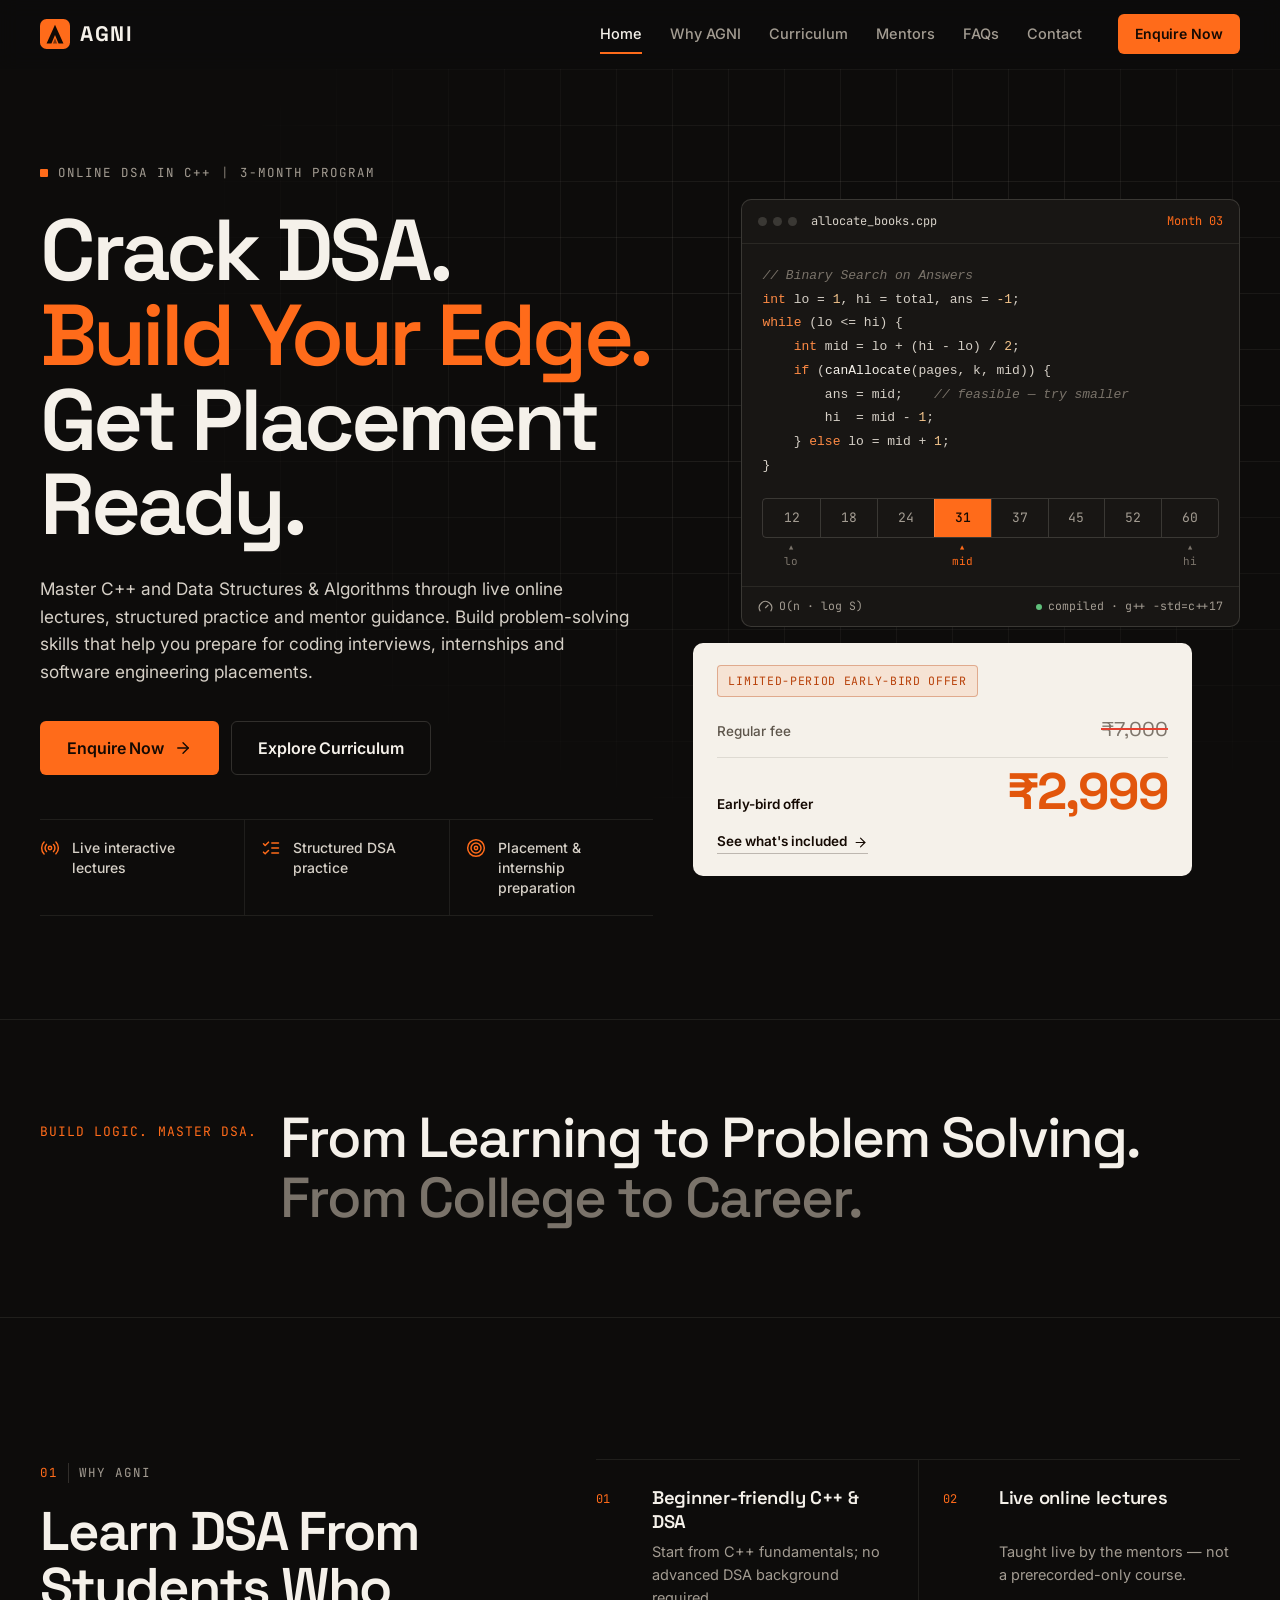
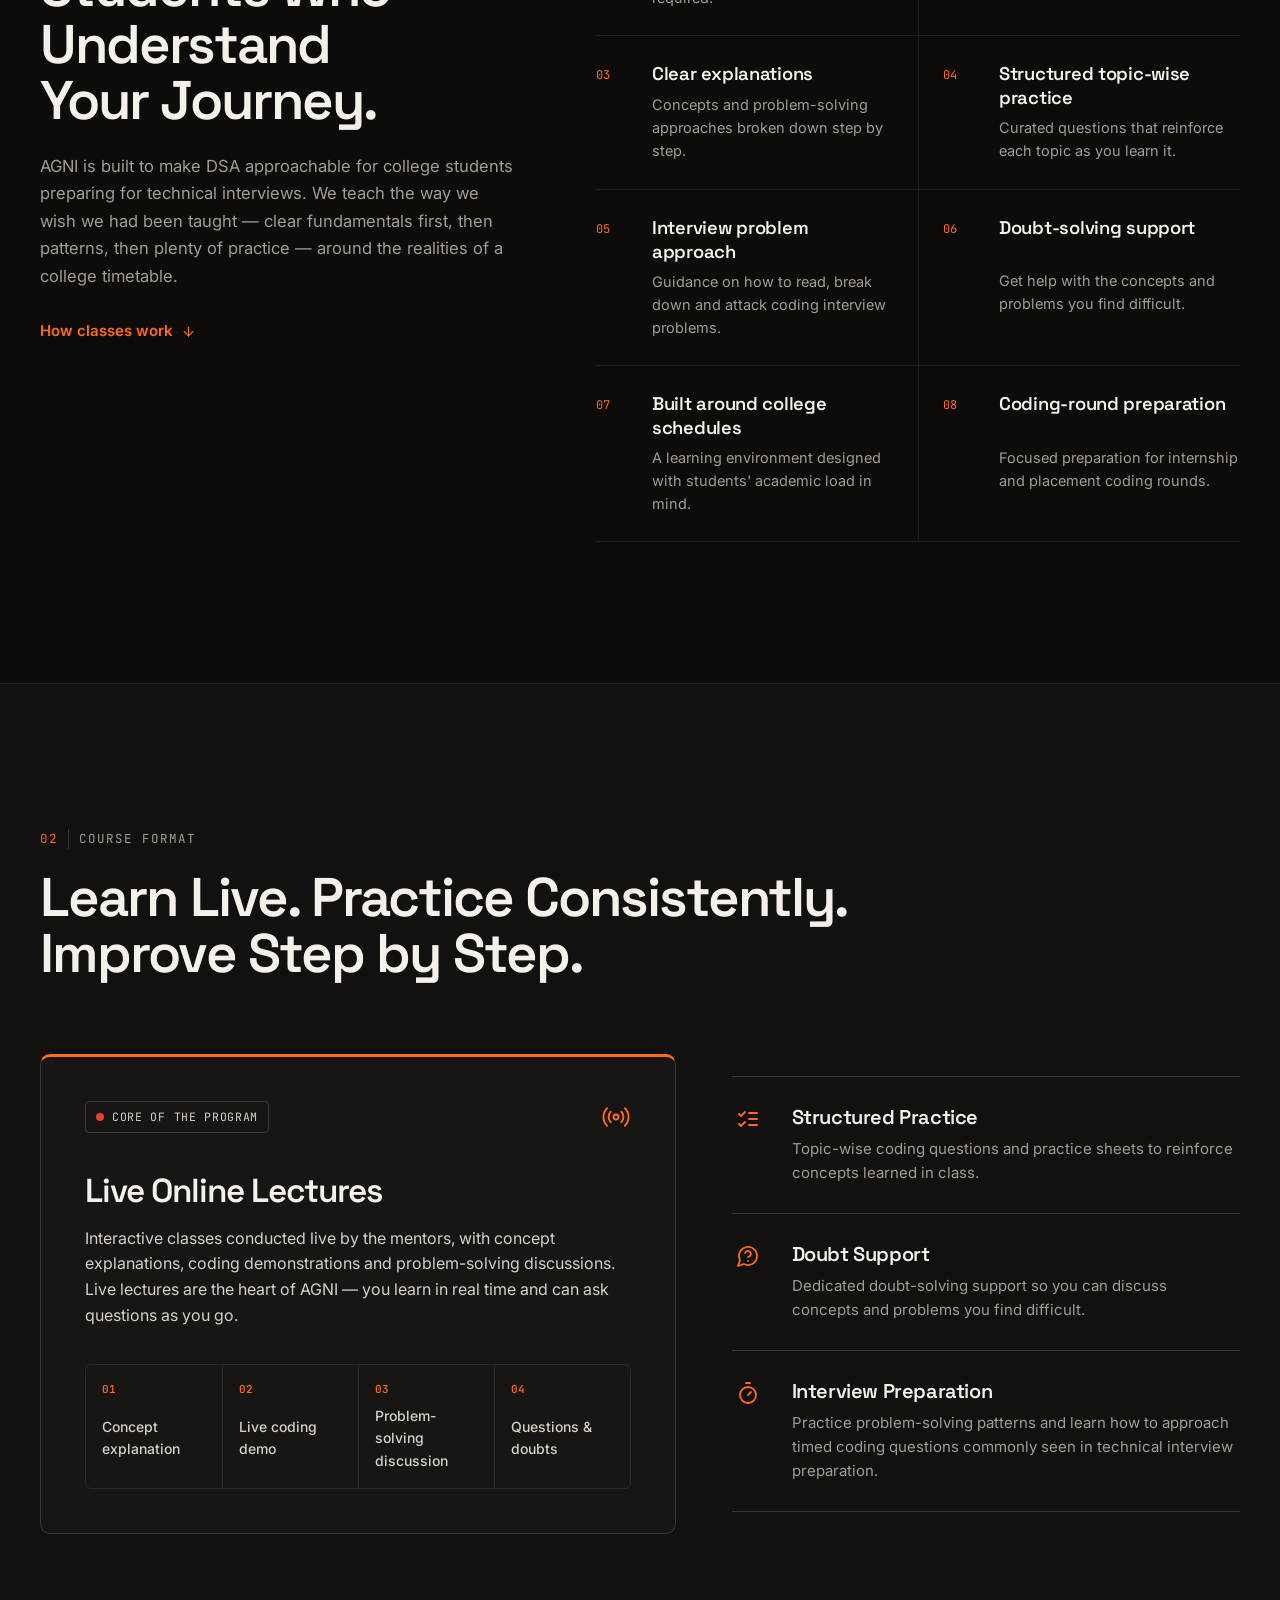
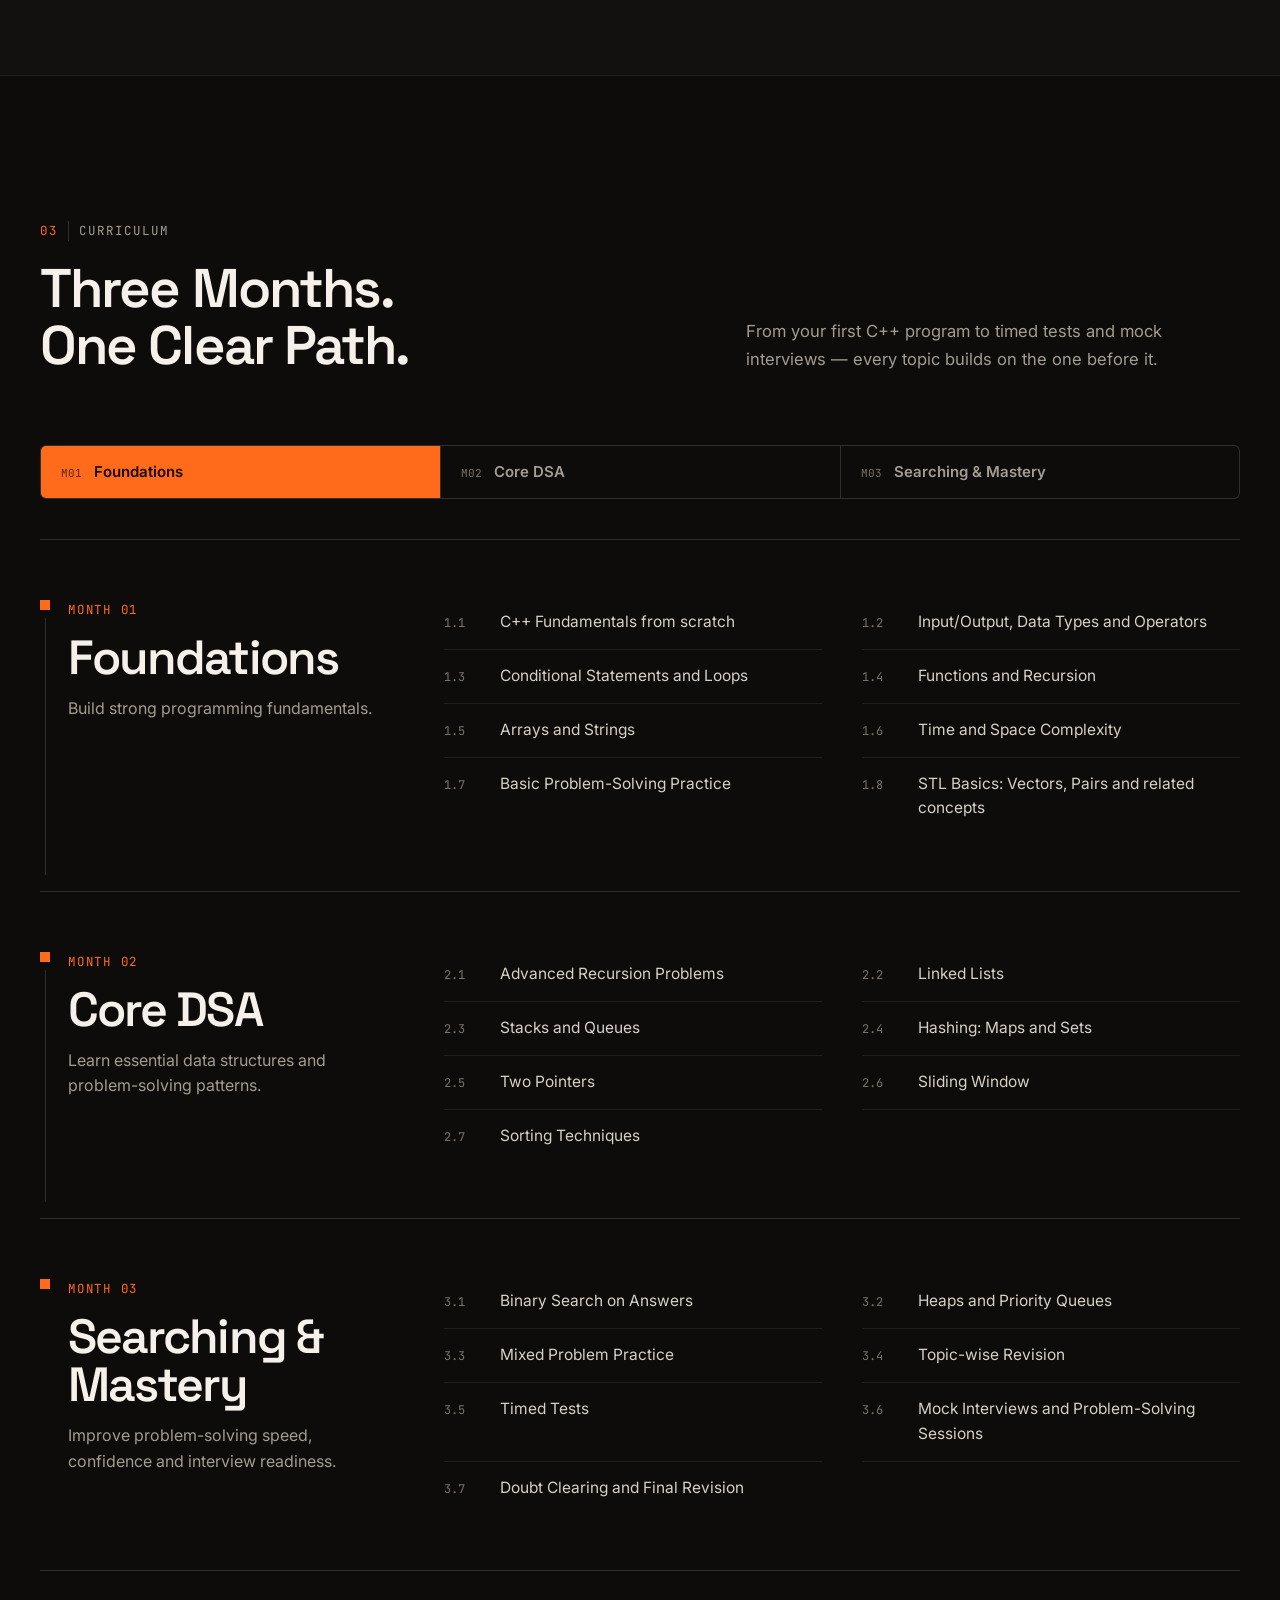
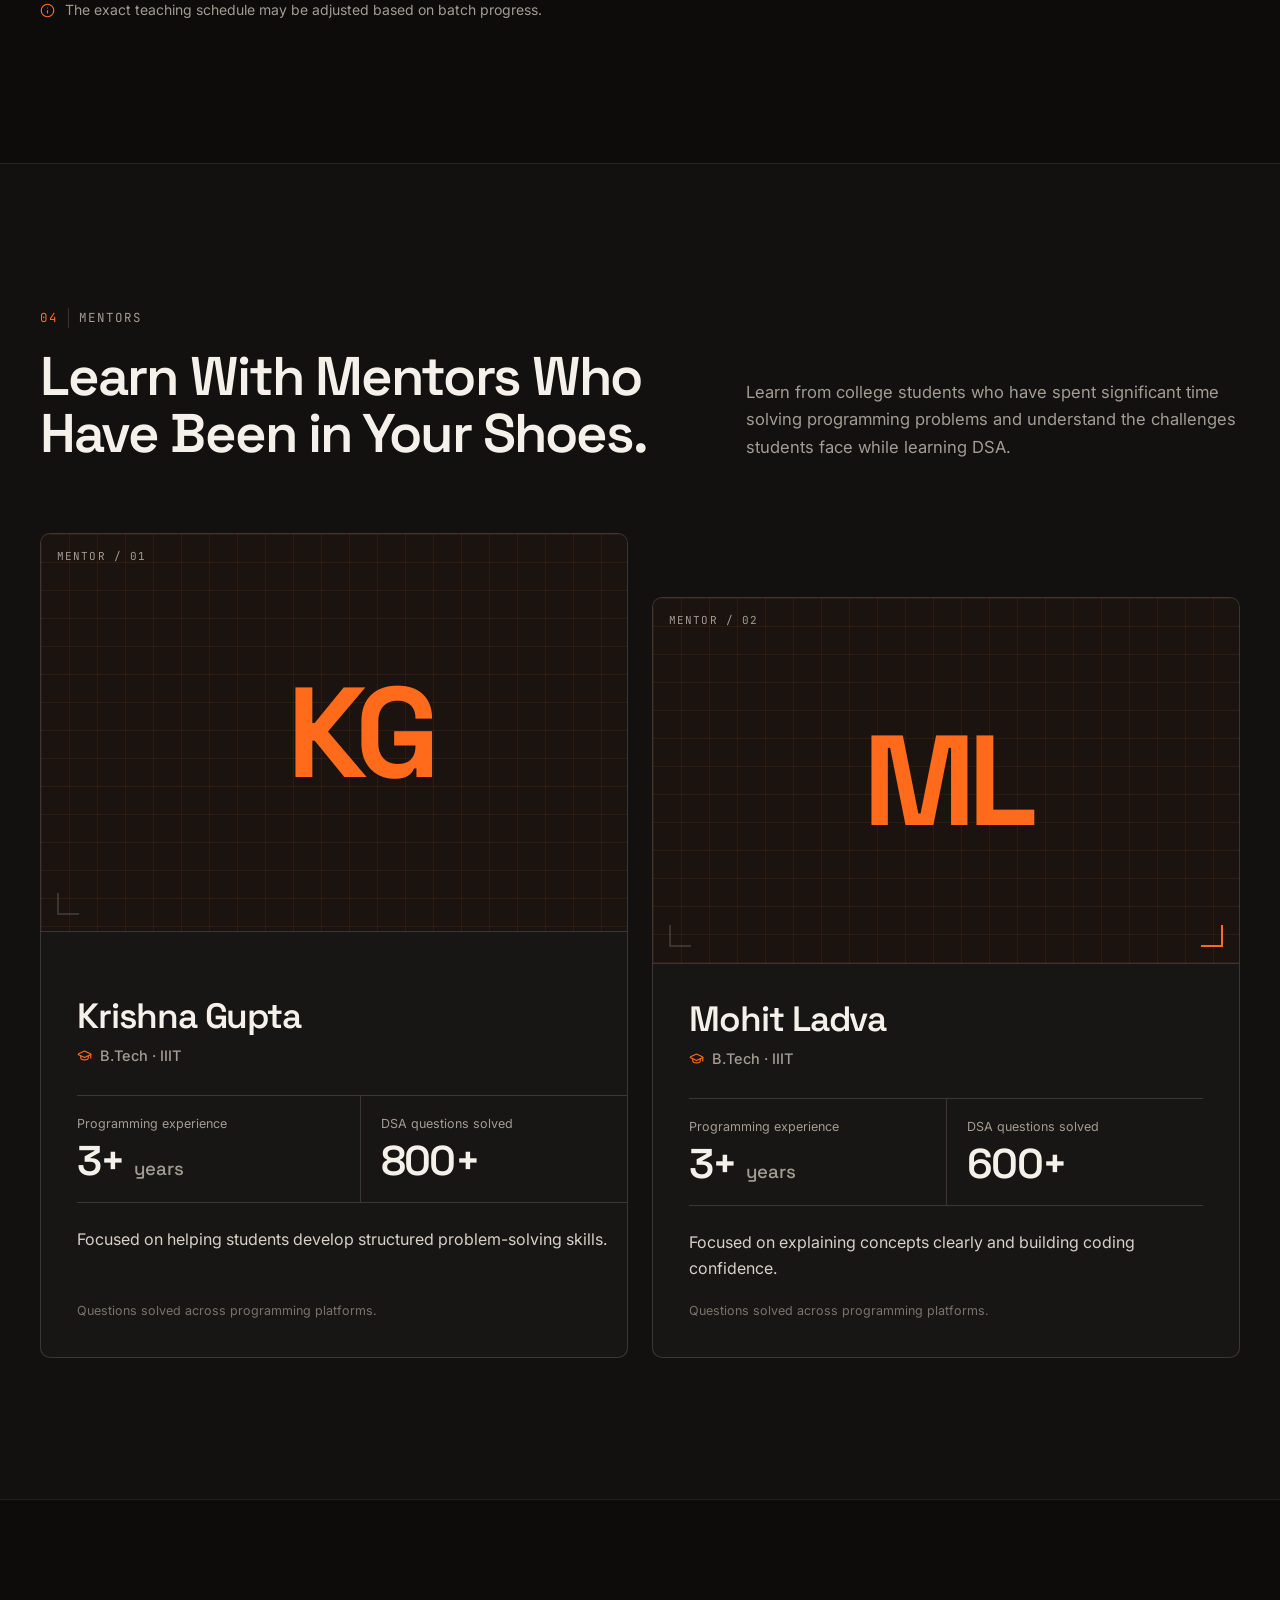
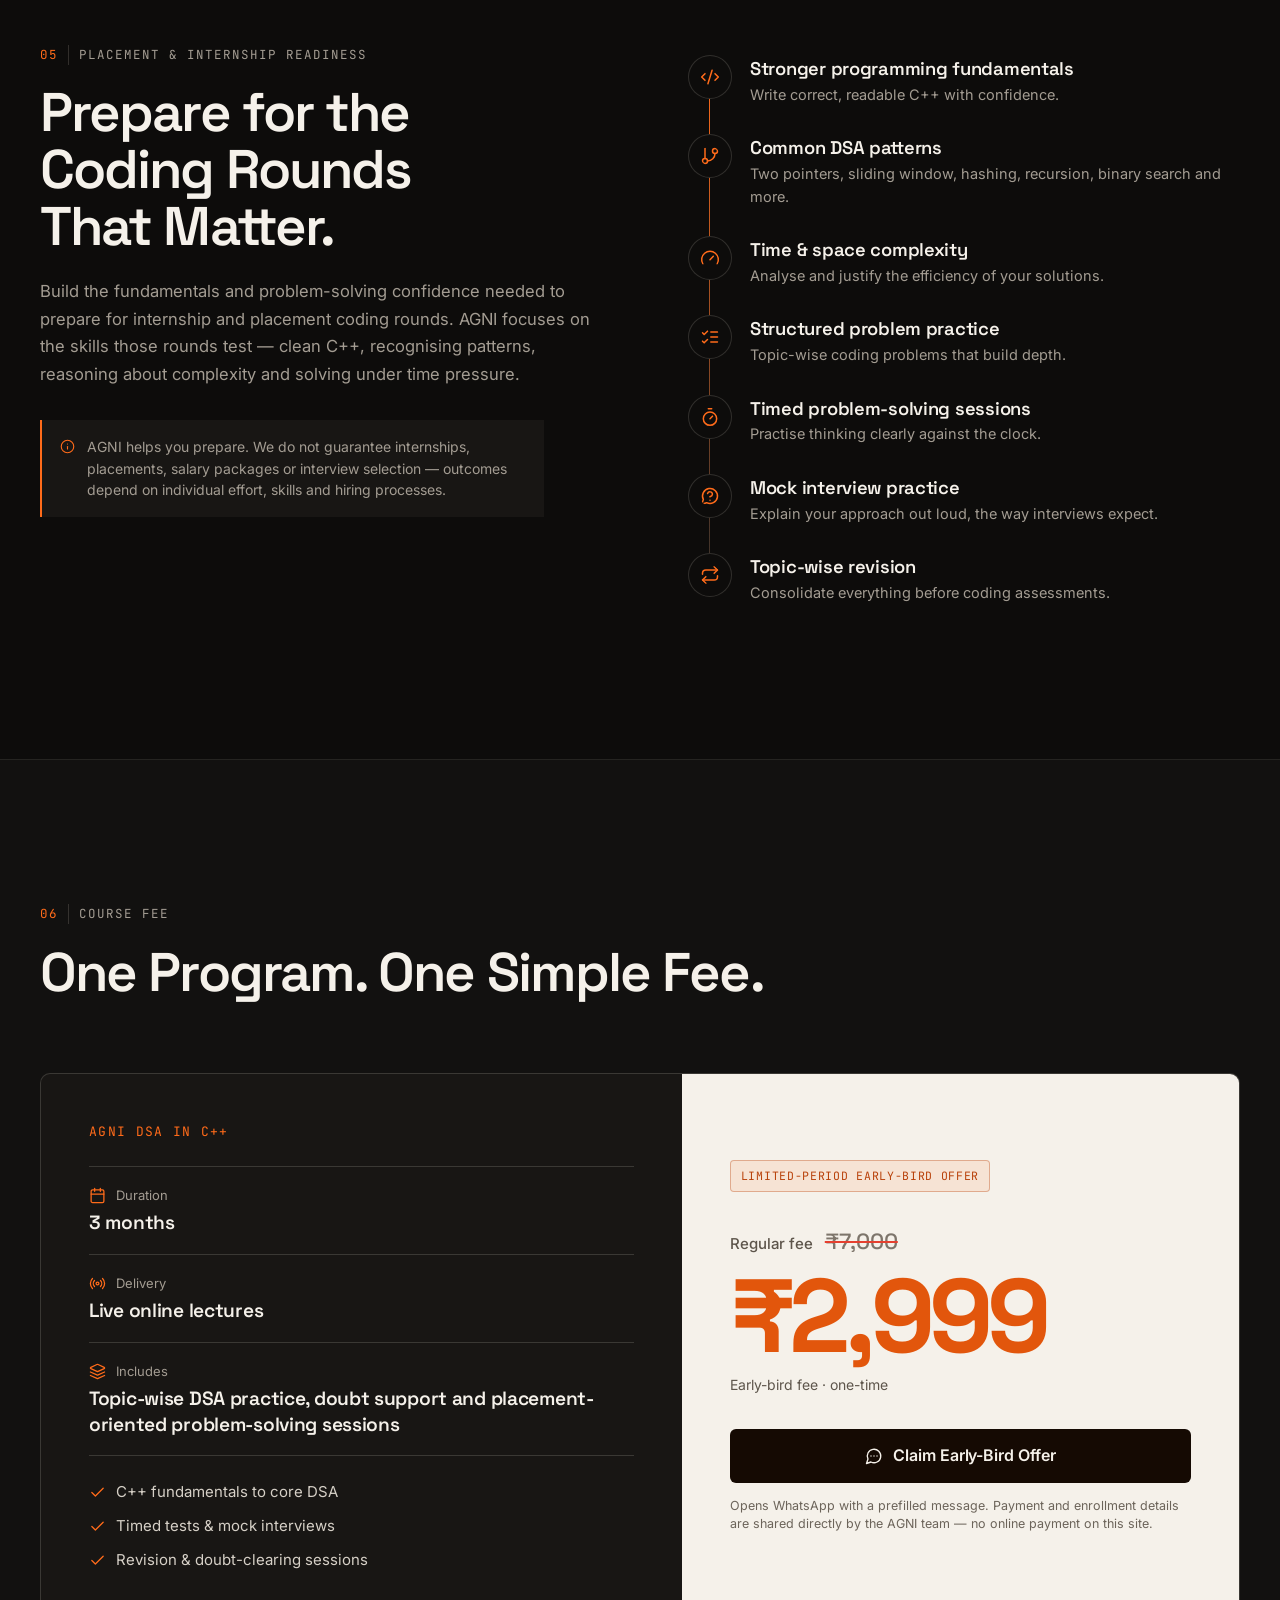
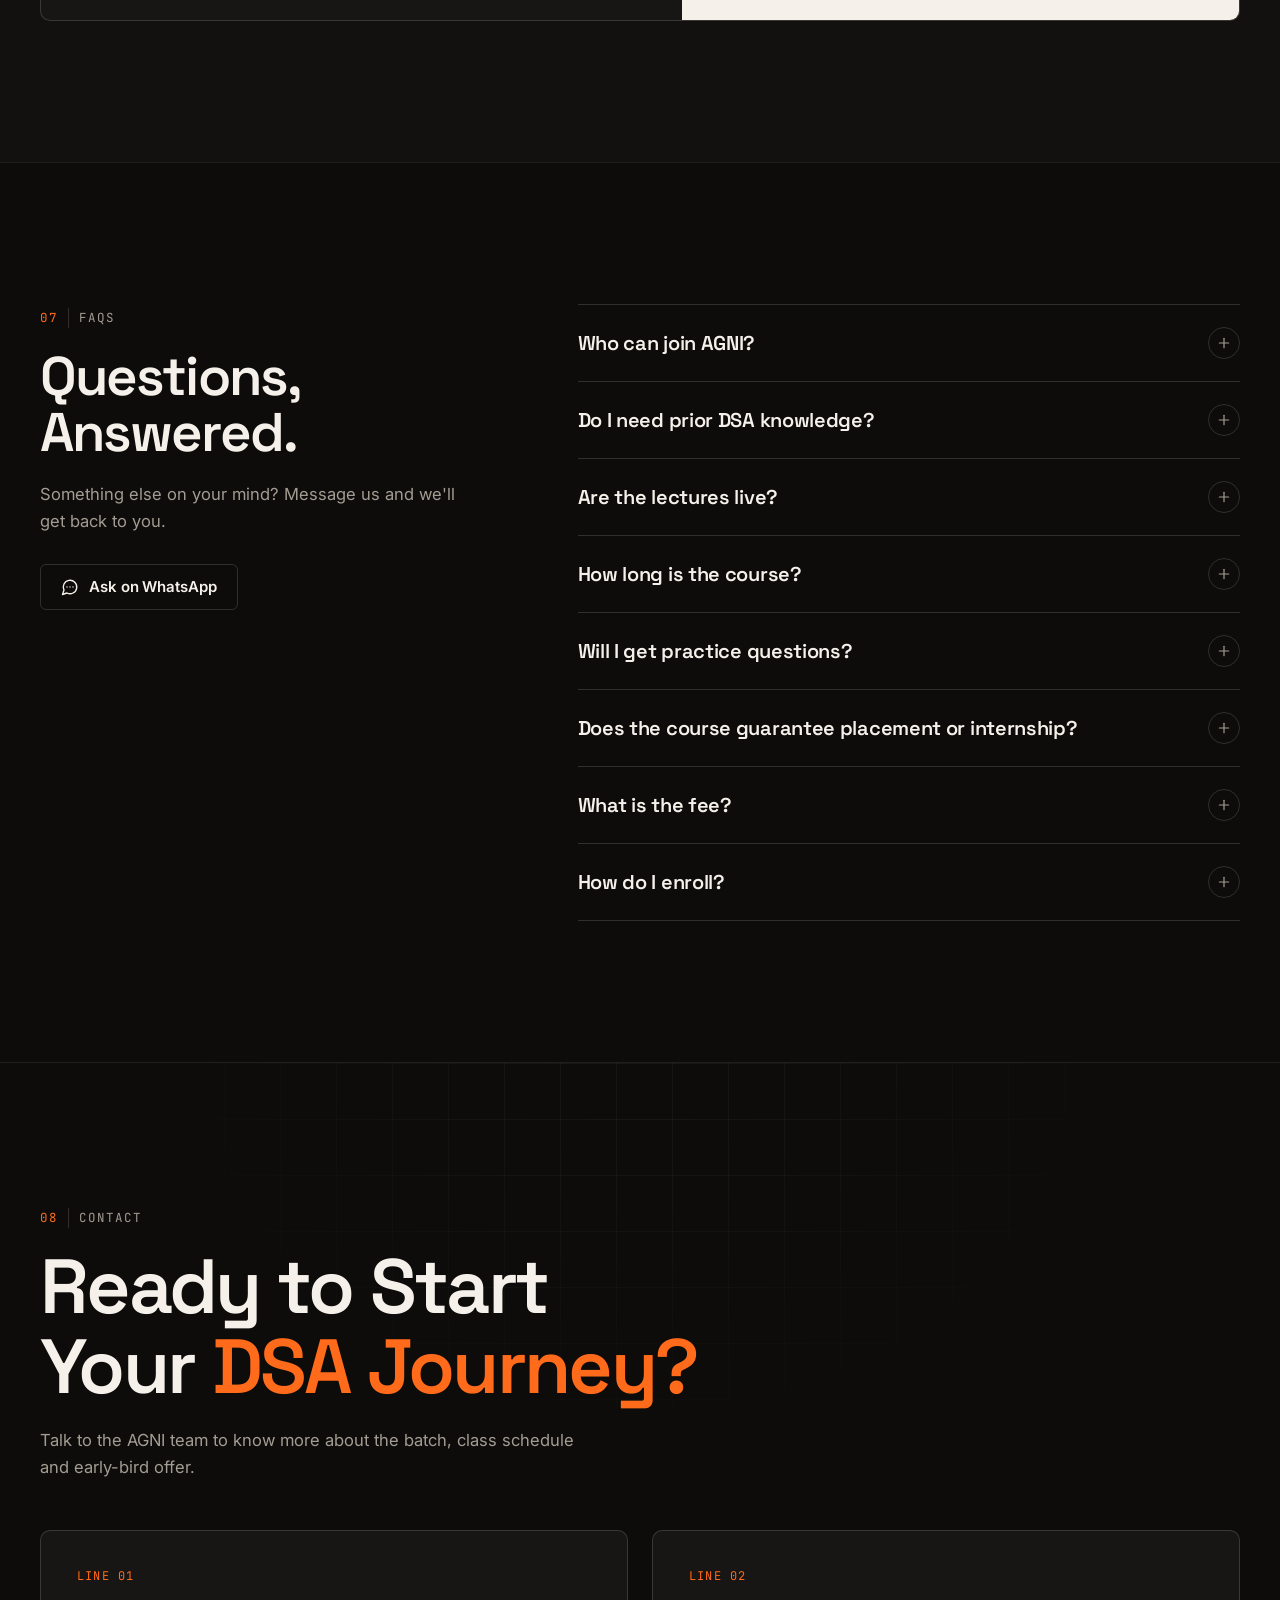
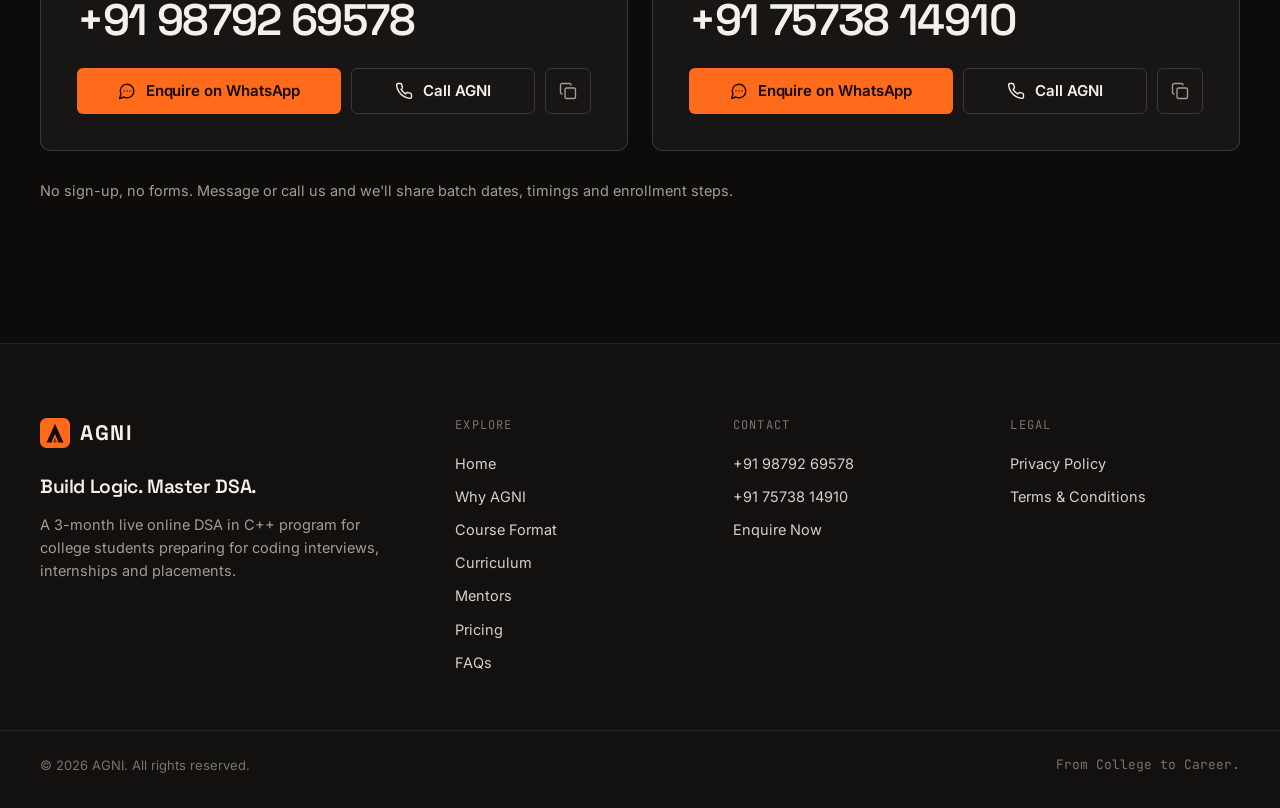
<file: index.html>
<!doctype html>
<html lang="en">
<head>
  <meta charset="utf-8">
  <meta name="viewport" content="width=device-width, initial-scale=1">
  <title>AGNI — Live DSA in C++ Course | 3-Month Program for College Students</title>
  <meta name="description" content="AGNI is a 3-month live online DSA in C++ course for college students. Live lectures, structured practice, doubt support and placement-oriented problem solving. Early-bird fee ₹2,999.">
  <meta name="theme-color" content="#0d0c0b">
  <link rel="canonical" href="https://agni-ochre.vercel.app/">

  <!-- Open Graph / social sharing -->
  <meta property="og:type" content="website">
  <meta property="og:site_name" content="AGNI">
  <meta property="og:title" content="AGNI — Build Logic. Master DSA.">
  <meta property="og:description" content="3-month live online DSA in C++ course for college students. Early-bird fee ₹2,999 (regular ₹7,000).">
  <meta property="og:url" content="https://agni-ochre.vercel.app/">
  <meta property="og:image" content="https://agni-ochre.vercel.app/assets/og-image.png">
  <meta property="og:image:width" content="1200">
  <meta property="og:image:height" content="630">
  <meta property="og:locale" content="en_IN">
  <meta name="twitter:card" content="summary_large_image">
  <meta name="twitter:title" content="AGNI — Build Logic. Master DSA.">
  <meta name="twitter:description" content="3-month live online DSA in C++ course for college students. Early-bird fee ₹2,999.">
  <meta name="twitter:image" content="https://agni-ochre.vercel.app/assets/og-image.png">

  <link rel="icon" href="assets/favicon.svg" type="image/svg+xml">
  <link rel="preconnect" href="https://fonts.googleapis.com">
  <link rel="preconnect" href="https://fonts.gstatic.com" crossorigin>
  <link href="https://fonts.googleapis.com/css2?family=Inter:wght@400;500;600&family=JetBrains+Mono:wght@400;500&family=Space+Grotesk:wght@500;600;700&display=swap" rel="stylesheet">
  <link rel="stylesheet" href="styles.css">

  <script type="application/ld+json">
  {
    "@context": "https://schema.org",
    "@type": "Course",
    "name": "AGNI — DSA in C++ (3-Month Live Program)",
    "description": "Live online course covering C++ fundamentals, data structures and algorithms, structured practice, doubt support and interview-oriented problem solving.",
    "provider": { "@type": "Organization", "name": "AGNI" },
    "offers": { "@type": "Offer", "price": "2999", "priceCurrency": "INR", "category": "Early-bird" },
    "hasCourseInstance": { "@type": "CourseInstance", "courseMode": "online", "courseWorkload": "P3M" }
  }
  </script>
</head>
<body>
  <!-- Icon sprite (Lucide-style, 24px grid, 2px stroke) -->
  <svg width="0" height="0" style="position:absolute" aria-hidden="true">
    <defs>
      <symbol id="i-arrow-right" viewBox="0 0 24 24"><path d="M5 12h14"/><path d="m12 5 7 7-7 7"/></symbol>
      <symbol id="i-arrow-down" viewBox="0 0 24 24"><path d="M12 5v14"/><path d="m19 12-7 7-7-7"/></symbol>
      <symbol id="i-live" viewBox="0 0 24 24"><path d="M4.9 19.1C1 15.2 1 8.8 4.9 4.9"/><path d="M7.8 16.2c-2.3-2.3-2.3-6.1 0-8.5"/><circle cx="12" cy="12" r="2"/><path d="M16.2 7.8c2.3 2.3 2.3 6.1 0 8.5"/><path d="M19.1 4.9C23 8.8 23 15.1 19.1 19"/></symbol>
      <symbol id="i-list" viewBox="0 0 24 24"><path d="m3 17 2 2 4-4"/><path d="m3 7 2 2 4-4"/><path d="M13 6h8"/><path d="M13 12h8"/><path d="M13 18h8"/></symbol>
      <symbol id="i-doubt" viewBox="0 0 24 24"><path d="M7.9 20A9 9 0 1 0 4 16.1L2 22Z"/><path d="M9.09 9a3 3 0 0 1 5.83 1c0 2-3 3-3 3"/><path d="M12 17h.01"/></symbol>
      <symbol id="i-timer" viewBox="0 0 24 24"><path d="M10 2h4"/><path d="m12 14 3-3"/><circle cx="12" cy="14" r="8"/></symbol>
      <symbol id="i-target" viewBox="0 0 24 24"><circle cx="12" cy="12" r="10"/><circle cx="12" cy="12" r="6"/><circle cx="12" cy="12" r="2"/></symbol>
      <symbol id="i-phone" viewBox="0 0 24 24"><path d="M22 16.92v3a2 2 0 0 1-2.18 2 19.79 19.79 0 0 1-8.63-3.07 19.5 19.5 0 0 1-6-6 19.79 19.79 0 0 1-3.07-8.67A2 2 0 0 1 4.11 2h3a2 2 0 0 1 2 1.72 12.84 12.84 0 0 0 .7 2.81 2 2 0 0 1-.45 2.11L8.09 9.91a16 16 0 0 0 6 6l1.27-1.27a2 2 0 0 1 2.11-.45 12.84 12.84 0 0 0 2.81.7A2 2 0 0 1 22 16.92z"/></symbol>
      <symbol id="i-chat" viewBox="0 0 24 24"><path d="M7.9 20A9 9 0 1 0 4 16.1L2 22Z"/><path d="M8 12h.01"/><path d="M12 12h.01"/><path d="M16 12h.01"/></symbol>
      <symbol id="i-copy" viewBox="0 0 24 24"><rect width="14" height="14" x="8" y="8" rx="2"/><path d="M4 16c-1.1 0-2-.9-2-2V4c0-1.1.9-2 2-2h10c1.1 0 2 .9 2 2"/></symbol>
      <symbol id="i-check" viewBox="0 0 24 24"><path d="M20 6 9 17l-5-5"/></symbol>
      <symbol id="i-menu" viewBox="0 0 24 24"><path d="M4 7h16"/><path d="M4 12h16"/><path d="M4 17h10"/></symbol>
      <symbol id="i-x" viewBox="0 0 24 24"><path d="M18 6 6 18"/><path d="m6 6 12 12"/></symbol>
      <symbol id="i-plus" viewBox="0 0 24 24"><path d="M5 12h14"/><path d="M12 5v14"/></symbol>
      <symbol id="i-code" viewBox="0 0 24 24"><path d="m18 16 4-4-4-4"/><path d="m6 8-4 4 4 4"/><path d="m14.5 4-5 16"/></symbol>
      <symbol id="i-layers" viewBox="0 0 24 24"><path d="M12.83 2.18a2 2 0 0 0-1.66 0L2.6 6.08a1 1 0 0 0 0 1.83l8.58 3.91a2 2 0 0 0 1.66 0l8.58-3.9a1 1 0 0 0 0-1.83Z"/><path d="m22 17.65-9.17 4.16a2 2 0 0 1-1.66 0L2 17.65"/><path d="m22 12.65-9.17 4.16a2 2 0 0 1-1.66 0L2 12.65"/></symbol>
      <symbol id="i-branch" viewBox="0 0 24 24"><path d="M6 3v12"/><circle cx="18" cy="6" r="3"/><circle cx="6" cy="18" r="3"/><path d="M18 9a9 9 0 0 1-9 9"/></symbol>
      <symbol id="i-gauge" viewBox="0 0 24 24"><path d="m12 14 4-4"/><path d="M3.34 19a10 10 0 1 1 17.32 0"/></symbol>
      <symbol id="i-cap" viewBox="0 0 24 24"><path d="M21.42 10.92a1 1 0 0 0-.02-1.84L12.83 5.18a2 2 0 0 0-1.66 0L2.6 9.08a1 1 0 0 0 0 1.83l8.57 3.91a2 2 0 0 0 1.66 0z"/><path d="M22 10v6"/><path d="M6 12.5V16a6 3 0 0 0 12 0v-3.5"/></symbol>
      <symbol id="i-calendar" viewBox="0 0 24 24"><rect width="18" height="18" x="3" y="4" rx="2"/><path d="M16 2v4"/><path d="M8 2v4"/><path d="M3 10h18"/></symbol>
      <symbol id="i-book" viewBox="0 0 24 24"><path d="M2 3h6a4 4 0 0 1 4 4v14a3 3 0 0 0-3-3H2z"/><path d="M22 3h-6a4 4 0 0 0-4 4v14a3 3 0 0 1 3-3h7z"/></symbol>
      <symbol id="i-repeat" viewBox="0 0 24 24"><path d="m17 2 4 4-4 4"/><path d="M3 11v-1a4 4 0 0 1 4-4h14"/><path d="m7 22-4-4 4-4"/><path d="M21 13v1a4 4 0 0 1-4 4H3"/></symbol>
      <symbol id="i-info" viewBox="0 0 24 24"><circle cx="12" cy="12" r="10"/><path d="M12 16v-4"/><path d="M12 8h.01"/></symbol>
    </defs>
  </svg>

  <a class="skip-link" href="#main">Skip to content</a>

  <!-- ============ NAVIGATION ============ -->
  <header class="nav" id="top" data-nav>
    <div class="container nav__inner">
      <a href="#home" class="brand" aria-label="AGNI — home">
        <svg class="brand__mark" viewBox="0 0 32 32" aria-hidden="true">
          <rect width="32" height="32" rx="7" fill="#ff6b1a"/>
          <path d="M16 6 25 26h-5.2L16 17l-3.8 9H7Z" fill="#120a05"/>
          <path d="M16 20.5 18.2 26h-4.4Z" fill="#120a05" opacity=".55"/>
        </svg>
        <span class="brand__word">AGNI</span>
      </a>

      <nav class="nav__links" aria-label="Primary">
        <a href="#home" data-spy="home">Home</a>
        <a href="#why" data-spy="why">Why AGNI</a>
        <a href="#curriculum" data-spy="curriculum">Curriculum</a>
        <a href="#mentors" data-spy="mentors">Mentors</a>
        <a href="#faqs" data-spy="faqs">FAQs</a>
        <a href="#contact" data-spy="contact">Contact</a>
      </nav>

      <a href="#contact" class="btn btn--primary btn--sm nav__cta">Enquire Now</a>

      <button class="nav__toggle" type="button" aria-expanded="false" aria-controls="mobile-menu" aria-label="Open menu" data-menu-toggle>
        <svg class="icon" aria-hidden="true"><use href="#i-menu"/></svg>
      </button>
    </div>

    <div class="mobile-menu" id="mobile-menu" hidden data-menu>
      <nav class="container mobile-menu__inner" aria-label="Mobile">
        <a href="#home"><span>01</span>Home</a>
        <a href="#why"><span>02</span>Why AGNI</a>
        <a href="#curriculum"><span>03</span>Curriculum</a>
        <a href="#mentors"><span>04</span>Mentors</a>
        <a href="#faqs"><span>05</span>FAQs</a>
        <a href="#contact"><span>06</span>Contact</a>
        <a href="#contact" class="btn btn--primary btn--block">Enquire Now <svg class="icon" aria-hidden="true"><use href="#i-arrow-right"/></svg></a>
      </nav>
    </div>
  </header>

  <main id="main">

    <!-- ============ HERO ============ -->
    <section class="hero" id="home" aria-labelledby="hero-title">
      <div class="grid-bg" aria-hidden="true"></div>
      <div class="container hero__grid">
        <div class="hero__copy">
          <p class="label"><span class="label__dot" aria-hidden="true"></span>Online DSA in C++ <span class="label__sep">|</span> 3-Month Program</p>
          <h1 id="hero-title" class="hero__title">
            Crack DSA.<br>
            <span class="accent">Build Your Edge.</span><br>
            Get Placement Ready.
          </h1>
          <p class="hero__lead">Master C++ and Data Structures &amp; Algorithms through live online lectures, structured practice and mentor guidance. Build problem-solving skills that help you prepare for coding interviews, internships and software engineering placements.</p>

          <div class="hero__ctas">
            <a href="#contact" class="btn btn--primary btn--lg">Enquire Now <svg class="icon" aria-hidden="true"><use href="#i-arrow-right"/></svg></a>
            <a href="#curriculum" class="btn btn--ghost btn--lg">Explore Curriculum</a>
          </div>

          <ul class="hero__highlights">
            <li><svg class="icon" aria-hidden="true"><use href="#i-live"/></svg>Live interactive lectures</li>
            <li><svg class="icon" aria-hidden="true"><use href="#i-list"/></svg>Structured DSA practice</li>
            <li><svg class="icon" aria-hidden="true"><use href="#i-target"/></svg>Placement &amp; internship preparation</li>
          </ul>
        </div>

        <div class="hero__visual">
          <figure class="editor" aria-label="Example C++ code: binary search on answers, taught in Month 3">
            <div class="editor__bar">
              <span class="editor__dots" aria-hidden="true"><i></i><i></i><i></i></span>
              <span class="editor__file">allocate_books.cpp</span>
              <span class="editor__tag">Month 03</span>
            </div>
<pre class="editor__code"><code><span class="c">// Binary Search on Answers</span>
<span class="k">int</span> lo = <span class="n">1</span>, hi = total, ans = <span class="n">-1</span>;
<span class="k">while</span> (lo &lt;= hi) {
    <span class="k">int</span> mid = lo + (hi - lo) / <span class="n">2</span>;
    <span class="k">if</span> (<span class="f">canAllocate</span>(pages, k, mid)) {
        ans = mid;    <span class="c">// feasible — try smaller</span>
        hi  = mid - <span class="n">1</span>;
    } <span class="k">else</span> lo = mid + <span class="n">1</span>;
}</code></pre>
            <div class="arrayviz" aria-hidden="true">
              <div class="arrayviz__cells">
                <span>12</span><span>18</span><span>24</span><span class="is-mid">31</span><span>37</span><span>45</span><span>52</span><span>60</span>
              </div>
              <div class="arrayviz__ptrs">
                <span style="--i:0">lo</span><span style="--i:3" class="is-mid">mid</span><span style="--i:7">hi</span>
              </div>
            </div>
            <figcaption class="editor__foot">
              <span><svg class="icon icon--xs" aria-hidden="true"><use href="#i-gauge"/></svg>O(n · log S)</span>
              <span class="editor__status">compiled · g++ -std=c++17</span>
            </figcaption>
          </figure>

          <!-- Hero pricing panel -->
          <aside class="price-panel" aria-label="Course fee">
            <div class="price-panel__head">
              <span class="badge">Limited-period early-bird offer</span>
            </div>
            <div class="price-panel__rows">
              <div class="price-panel__row">
                <span class="price-panel__k">Regular fee</span>
                <s class="price-panel__old" data-price="regular">₹7,000</s>
              </div>
              <div class="price-panel__row price-panel__row--main">
                <span class="price-panel__k">Early-bird offer</span>
                <strong class="price-panel__new" data-price="early">₹2,999</strong>
              </div>
            </div>
            <a href="#pricing" class="price-panel__link">See what's included <svg class="icon icon--xs" aria-hidden="true"><use href="#i-arrow-right"/></svg></a>
          </aside>
        </div>
      </div>
    </section>

    <!-- ============ STATEMENT BAND ============ -->
    <section class="statement" aria-label="Our promise">
      <div class="container statement__inner">
        <p class="statement__tag mono">Build Logic. Master DSA.</p>
        <p class="statement__text">From Learning to Problem Solving.<br><span>From College to Career.</span></p>
      </div>
    </section>

    <!-- ============ WHY AGNI ============ -->
    <section class="section" id="why" aria-labelledby="why-title">
      <div class="container why">
        <div class="why__intro">
          <p class="eyebrow"><span>01</span>Why AGNI</p>
          <h2 id="why-title" class="h2">Learn DSA From Students Who Understand Your Journey.</h2>
          <p class="lead">AGNI is built to make DSA approachable for college students preparing for technical interviews. We teach the way we wish we had been taught — clear fundamentals first, then patterns, then plenty of practice — around the realities of a college timetable.</p>
          <a href="#format" class="text-link">How classes work <svg class="icon icon--xs" aria-hidden="true"><use href="#i-arrow-down"/></svg></a>
        </div>

        <ol class="benefits">
          <li class="benefit"><span class="benefit__n mono">01</span><h3>Beginner-friendly C++ &amp; DSA</h3><p>Start from C++ fundamentals; no advanced DSA background required.</p></li>
          <li class="benefit"><span class="benefit__n mono">02</span><h3>Live online lectures</h3><p>Taught live by the mentors — not a prerecorded-only course.</p></li>
          <li class="benefit"><span class="benefit__n mono">03</span><h3>Clear explanations</h3><p>Concepts and problem-solving approaches broken down step by step.</p></li>
          <li class="benefit"><span class="benefit__n mono">04</span><h3>Structured topic-wise practice</h3><p>Curated questions that reinforce each topic as you learn it.</p></li>
          <li class="benefit"><span class="benefit__n mono">05</span><h3>Interview problem approach</h3><p>Guidance on how to read, break down and attack coding interview problems.</p></li>
          <li class="benefit"><span class="benefit__n mono">06</span><h3>Doubt-solving support</h3><p>Get help with the concepts and problems you find difficult.</p></li>
          <li class="benefit"><span class="benefit__n mono">07</span><h3>Built around college schedules</h3><p>A learning environment designed with students' academic load in mind.</p></li>
          <li class="benefit"><span class="benefit__n mono">08</span><h3>Coding-round preparation</h3><p>Focused preparation for internship and placement coding rounds.</p></li>
        </ol>
      </div>
    </section>

    <!-- ============ COURSE FORMAT ============ -->
    <section class="section section--alt" id="format" aria-labelledby="format-title">
      <div class="container">
        <div class="section-head">
          <p class="eyebrow"><span>02</span>Course Format</p>
          <h2 id="format-title" class="h2">Learn Live. Practice Consistently. Improve Step by Step.</h2>
        </div>

        <div class="format">
          <article class="format__live">
            <div class="format__top">
              <span class="pill pill--live"><span class="pulse" aria-hidden="true"></span>Core of the program</span>
              <svg class="icon icon--lg" aria-hidden="true"><use href="#i-live"/></svg>
            </div>
            <h3 class="h3">Live Online Lectures</h3>
            <p>Interactive classes conducted live by the mentors, with concept explanations, coding demonstrations and problem-solving discussions. Live lectures are the heart of AGNI — you learn in real time and can ask questions as you go.</p>

            <ol class="flow" aria-label="What a live class covers">
              <li><span class="mono">01</span>Concept explanation</li>
              <li><span class="mono">02</span>Live coding demo</li>
              <li><span class="mono">03</span>Problem-solving discussion</li>
              <li><span class="mono">04</span>Questions &amp; doubts</li>
            </ol>
          </article>

          <div class="format__stack">
            <article class="format__item">
              <svg class="icon icon--md" aria-hidden="true"><use href="#i-list"/></svg>
              <div>
                <h3 class="h4">Structured Practice</h3>
                <p>Topic-wise coding questions and practice sheets to reinforce concepts learned in class.</p>
              </div>
            </article>
            <article class="format__item">
              <svg class="icon icon--md" aria-hidden="true"><use href="#i-doubt"/></svg>
              <div>
                <h3 class="h4">Doubt Support</h3>
                <p>Dedicated doubt-solving support so you can discuss concepts and problems you find difficult.</p>
              </div>
            </article>
            <article class="format__item">
              <svg class="icon icon--md" aria-hidden="true"><use href="#i-timer"/></svg>
              <div>
                <h3 class="h4">Interview Preparation</h3>
                <p>Practice problem-solving patterns and learn how to approach timed coding questions commonly seen in technical interview preparation.</p>
              </div>
            </article>
          </div>
        </div>
      </div>
    </section>

    <!-- ============ CURRICULUM ============ -->
    <section class="section" id="curriculum" aria-labelledby="curriculum-title">
      <div class="container">
        <div class="section-head section-head--split">
          <div>
            <p class="eyebrow"><span>03</span>Curriculum</p>
            <h2 id="curriculum-title" class="h2">Three Months. One Clear Path.</h2>
          </div>
          <p class="lead">From your first C++ program to timed tests and mock interviews — every topic builds on the one before it.</p>
        </div>

        <nav class="months-nav" aria-label="Jump to month">
          <a href="#month-1" data-month-link="month-1"><span class="mono">M01</span>Foundations</a>
          <a href="#month-2" data-month-link="month-2"><span class="mono">M02</span>Core DSA</a>
          <a href="#month-3" data-month-link="month-3"><span class="mono">M03</span>Searching &amp; Mastery</a>
        </nav>

        <div class="timeline">
          <article class="month" id="month-1" data-month>
            <header class="month__head">
              <span class="month__num mono">Month 01</span>
              <h3 class="month__title">Foundations</h3>
              <p class="month__goal">Build strong programming fundamentals.</p>
            </header>
            <ol class="topics">
              <li><span class="mono">1.1</span>C++ Fundamentals from scratch</li>
              <li><span class="mono">1.2</span>Input/Output, Data Types and Operators</li>
              <li><span class="mono">1.3</span>Conditional Statements and Loops</li>
              <li><span class="mono">1.4</span>Functions and Recursion</li>
              <li><span class="mono">1.5</span>Arrays and Strings</li>
              <li><span class="mono">1.6</span>Time and Space Complexity</li>
              <li><span class="mono">1.7</span>Basic Problem-Solving Practice</li>
              <li><span class="mono">1.8</span>STL Basics: Vectors, Pairs and related concepts</li>
            </ol>
          </article>

          <article class="month" id="month-2" data-month>
            <header class="month__head">
              <span class="month__num mono">Month 02</span>
              <h3 class="month__title">Core DSA</h3>
              <p class="month__goal">Learn essential data structures and problem-solving patterns.</p>
            </header>
            <ol class="topics">
              <li><span class="mono">2.1</span>Advanced Recursion Problems</li>
              <li><span class="mono">2.2</span>Linked Lists</li>
              <li><span class="mono">2.3</span>Stacks and Queues</li>
              <li><span class="mono">2.4</span>Hashing: Maps and Sets</li>
              <li><span class="mono">2.5</span>Two Pointers</li>
              <li><span class="mono">2.6</span>Sliding Window</li>
              <li><span class="mono">2.7</span>Sorting Techniques</li>
            </ol>
          </article>

          <article class="month" id="month-3" data-month>
            <header class="month__head">
              <span class="month__num mono">Month 03</span>
              <h3 class="month__title">Searching &amp; Mastery</h3>
              <p class="month__goal">Improve problem-solving speed, confidence and interview readiness.</p>
            </header>
            <ol class="topics">
              <li><span class="mono">3.1</span>Binary Search on Answers</li>
              <li><span class="mono">3.2</span>Heaps and Priority Queues</li>
              <li><span class="mono">3.3</span>Mixed Problem Practice</li>
              <li><span class="mono">3.4</span>Topic-wise Revision</li>
              <li><span class="mono">3.5</span>Timed Tests</li>
              <li><span class="mono">3.6</span>Mock Interviews and Problem-Solving Sessions</li>
              <li><span class="mono">3.7</span>Doubt Clearing and Final Revision</li>
            </ol>
          </article>
        </div>

        <p class="note"><svg class="icon icon--xs" aria-hidden="true"><use href="#i-info"/></svg>The exact teaching schedule may be adjusted based on batch progress.</p>
      </div>
    </section>

    <!-- ============ MENTORS ============ -->
    <section class="section section--alt" id="mentors" aria-labelledby="mentors-title">
      <div class="container">
        <div class="section-head section-head--split">
          <div>
            <p class="eyebrow"><span>04</span>Mentors</p>
            <h2 id="mentors-title" class="h2">Learn With Mentors Who Have Been in Your Shoes.</h2>
          </div>
          <p class="lead">Learn from college students who have spent significant time solving programming problems and understand the challenges students face while learning DSA.</p>
        </div>

        <div class="mentors">
          <article class="mentor">
            <div class="mentor__portrait" role="img" aria-label="Krishna Gupta — initials portrait">
              <span class="mentor__initials" aria-hidden="true">KG</span>
              <span class="mentor__corner mono" aria-hidden="true">MENTOR / 01</span>
            </div>
            <div class="mentor__body">
              <h3 class="mentor__name">Krishna Gupta</h3>
              <p class="mentor__role"><svg class="icon icon--xs" aria-hidden="true"><use href="#i-cap"/></svg>B.Tech · IIIT</p>
              <dl class="mentor__stats">
                <div><dt>Programming experience</dt><dd>3+ <small>years</small></dd></div>
                <div><dt>DSA questions solved</dt><dd>800+</dd></div>
              </dl>
              <p class="mentor__focus">Focused on helping students develop structured problem-solving skills.</p>
              <p class="mentor__fine">Questions solved across programming platforms.</p>
            </div>
          </article>

          <article class="mentor">
            <div class="mentor__portrait" role="img" aria-label="Mohit Ladva — initials portrait">
              <span class="mentor__initials" aria-hidden="true">ML</span>
              <span class="mentor__corner mono" aria-hidden="true">MENTOR / 02</span>
            </div>
            <div class="mentor__body">
              <h3 class="mentor__name">Mohit Ladva</h3>
              <p class="mentor__role"><svg class="icon icon--xs" aria-hidden="true"><use href="#i-cap"/></svg>B.Tech · IIIT</p>
              <dl class="mentor__stats">
                <div><dt>Programming experience</dt><dd>3+ <small>years</small></dd></div>
                <div><dt>DSA questions solved</dt><dd>600+</dd></div>
              </dl>
              <p class="mentor__focus">Focused on explaining concepts clearly and building coding confidence.</p>
              <p class="mentor__fine">Questions solved across programming platforms.</p>
            </div>
          </article>
        </div>
      </div>
    </section>

    <!-- ============ PLACEMENT READINESS ============ -->
    <section class="section" id="placements" aria-labelledby="ready-title">
      <div class="container ready">
        <div class="ready__intro">
          <p class="eyebrow"><span>05</span>Placement &amp; Internship Readiness</p>
          <h2 id="ready-title" class="h2">Prepare for the Coding Rounds That Matter.</h2>
          <p class="lead">Build the fundamentals and problem-solving confidence needed to prepare for internship and placement coding rounds. AGNI focuses on the skills those rounds test — clean C++, recognising patterns, reasoning about complexity and solving under time pressure.</p>
          <p class="disclaimer"><svg class="icon icon--xs" aria-hidden="true"><use href="#i-info"/></svg><span>AGNI helps you prepare. We do not guarantee internships, placements, salary packages or interview selection — outcomes depend on individual effort, skills and hiring processes.</span></p>
        </div>

        <ol class="ladder" aria-label="What you build towards">
          <li><svg class="icon" aria-hidden="true"><use href="#i-code"/></svg><div><h3>Stronger programming fundamentals</h3><p>Write correct, readable C++ with confidence.</p></div></li>
          <li><svg class="icon" aria-hidden="true"><use href="#i-branch"/></svg><div><h3>Common DSA patterns</h3><p>Two pointers, sliding window, hashing, recursion, binary search and more.</p></div></li>
          <li><svg class="icon" aria-hidden="true"><use href="#i-gauge"/></svg><div><h3>Time &amp; space complexity</h3><p>Analyse and justify the efficiency of your solutions.</p></div></li>
          <li><svg class="icon" aria-hidden="true"><use href="#i-list"/></svg><div><h3>Structured problem practice</h3><p>Topic-wise coding problems that build depth.</p></div></li>
          <li><svg class="icon" aria-hidden="true"><use href="#i-timer"/></svg><div><h3>Timed problem-solving sessions</h3><p>Practise thinking clearly against the clock.</p></div></li>
          <li><svg class="icon" aria-hidden="true"><use href="#i-doubt"/></svg><div><h3>Mock interview practice</h3><p>Explain your approach out loud, the way interviews expect.</p></div></li>
          <li><svg class="icon" aria-hidden="true"><use href="#i-repeat"/></svg><div><h3>Topic-wise revision</h3><p>Consolidate everything before coding assessments.</p></div></li>
        </ol>
      </div>
    </section>

    <!-- ============ PRICING ============ -->
    <section class="section section--alt" id="pricing" aria-labelledby="pricing-title">
      <div class="container">
        <div class="section-head">
          <p class="eyebrow"><span>06</span>Course Fee</p>
          <h2 id="pricing-title" class="h2">One Program. One Simple Fee.</h2>
        </div>

        <div class="plan">
          <div class="plan__info">
            <p class="plan__name mono">AGNI DSA in C++</p>
            <dl class="plan__facts">
              <div><dt><svg class="icon icon--sm" aria-hidden="true"><use href="#i-calendar"/></svg>Duration</dt><dd>3 months</dd></div>
              <div><dt><svg class="icon icon--sm" aria-hidden="true"><use href="#i-live"/></svg>Delivery</dt><dd>Live online lectures</dd></div>
              <div><dt><svg class="icon icon--sm" aria-hidden="true"><use href="#i-layers"/></svg>Includes</dt><dd>Topic-wise DSA practice, doubt support and placement-oriented problem-solving sessions</dd></div>
            </dl>
            <ul class="checks">
              <li><svg class="icon icon--sm" aria-hidden="true"><use href="#i-check"/></svg>C++ fundamentals to core DSA</li>
              <li><svg class="icon icon--sm" aria-hidden="true"><use href="#i-check"/></svg>Timed tests &amp; mock interviews</li>
              <li><svg class="icon icon--sm" aria-hidden="true"><use href="#i-check"/></svg>Revision &amp; doubt-clearing sessions</li>
            </ul>
          </div>

          <div class="plan__price">
            <span class="badge">Limited-period early-bird offer</span>
            <div class="plan__amounts">
              <p class="plan__regular">Regular fee <s data-price="regular">₹7,000</s></p>
              <p class="plan__early"><span class="sr-only">Early-bird fee: </span><span data-price="early">₹2,999</span></p>
              <p class="plan__sub">Early-bird fee · one-time</p>
            </div>
            <a class="btn btn--primary btn--lg btn--block" href="https://wa.me/919879269578" target="_blank" rel="noopener" data-wa="0" data-wa-msg="earlybird">
              <svg class="icon" aria-hidden="true"><use href="#i-chat"/></svg>Claim Early-Bird Offer
            </a>
            <p class="plan__fine">Opens WhatsApp with a prefilled message. Payment and enrollment details are shared directly by the AGNI team — no online payment on this site.</p>
          </div>
        </div>
      </div>
    </section>

    <!-- ============ FAQ ============ -->
    <section class="section" id="faqs" aria-labelledby="faq-title">
      <div class="container faq">
        <div class="faq__intro">
          <p class="eyebrow"><span>07</span>FAQs</p>
          <h2 id="faq-title" class="h2">Questions, Answered.</h2>
          <p class="lead">Something else on your mind? Message us and we'll get back to you.</p>
          <a class="btn btn--ghost" href="https://wa.me/919879269578" target="_blank" rel="noopener" data-wa="0" data-wa-msg="question">
            <svg class="icon" aria-hidden="true"><use href="#i-chat"/></svg>Ask on WhatsApp
          </a>
        </div>

        <div class="accordion" data-accordion>
          <details class="qa">
            <summary><span>Who can join AGNI?</span><svg class="icon qa__icon" aria-hidden="true"><use href="#i-plus"/></svg></summary>
            <div class="qa__a"><p>Students who want to learn C++ and DSA, including beginners willing to practice consistently.</p></div>
          </details>
          <details class="qa">
            <summary><span>Do I need prior DSA knowledge?</span><svg class="icon qa__icon" aria-hidden="true"><use href="#i-plus"/></svg></summary>
            <div class="qa__a"><p>No advanced DSA knowledge is required. The program begins with C++ fundamentals and progresses topic by topic.</p></div>
          </details>
          <details class="qa">
            <summary><span>Are the lectures live?</span><svg class="icon qa__icon" aria-hidden="true"><use href="#i-plus"/></svg></summary>
            <div class="qa__a"><p>Yes. Live online lectures are a core part of the program.</p></div>
          </details>
          <details class="qa">
            <summary><span>How long is the course?</span><svg class="icon qa__icon" aria-hidden="true"><use href="#i-plus"/></svg></summary>
            <div class="qa__a"><p>The program is structured over three months.</p></div>
          </details>
          <details class="qa">
            <summary><span>Will I get practice questions?</span><svg class="icon qa__icon" aria-hidden="true"><use href="#i-plus"/></svg></summary>
            <div class="qa__a"><p>Yes. Topic-wise DSA practice is part of the learning plan.</p></div>
          </details>
          <details class="qa">
            <summary><span>Does the course guarantee placement or internship?</span><svg class="icon qa__icon" aria-hidden="true"><use href="#i-plus"/></svg></summary>
            <div class="qa__a"><p>No. The course is designed to help students prepare, but outcomes depend on individual effort, skills and hiring processes.</p></div>
          </details>
          <details class="qa">
            <summary><span>What is the fee?</span><svg class="icon qa__icon" aria-hidden="true"><use href="#i-plus"/></svg></summary>
            <div class="qa__a"><p>The regular fee is <span data-price="regular">₹7,000</span>, with an early-bird offer of <span data-price="early">₹2,999</span>, subject to the offer terms communicated by AGNI.</p></div>
          </details>
          <details class="qa">
            <summary><span>How do I enroll?</span><svg class="icon qa__icon" aria-hidden="true"><use href="#i-plus"/></svg></summary>
            <div class="qa__a"><p>Contact the AGNI team through WhatsApp or phone for batch dates, payment details and enrollment instructions. <a href="#contact">Go to contact →</a></p></div>
          </details>
        </div>
      </div>
    </section>

    <!-- ============ CONTACT ============ -->
    <section class="section contact" id="contact" aria-labelledby="contact-title">
      <div class="grid-bg grid-bg--soft" aria-hidden="true"></div>
      <div class="container">
        <div class="contact__head">
          <p class="eyebrow"><span>08</span>Contact</p>
          <h2 id="contact-title" class="h2 h2--xl">Ready to Start Your <span class="accent">DSA Journey?</span></h2>
          <p class="lead">Talk to the AGNI team to know more about the batch, class schedule and early-bird offer.</p>
        </div>

        <div class="contacts">
          <article class="contact-card">
            <p class="contact-card__label mono">Line 01</p>
            <p class="contact-card__num"><a href="tel:+919879269578">+91 98792 69578</a></p>
            <div class="contact-card__actions">
              <a class="btn btn--primary" href="https://wa.me/919879269578" target="_blank" rel="noopener" data-wa="0" data-wa-msg="general">
                <svg class="icon" aria-hidden="true"><use href="#i-chat"/></svg>Enquire on WhatsApp
              </a>
              <a class="btn btn--ghost" href="tel:+919879269578"><svg class="icon" aria-hidden="true"><use href="#i-phone"/></svg>Call AGNI</a>
              <button class="btn btn--icon" type="button" data-copy="9879269578" aria-label="Copy number 9879269578">
                <svg class="icon" aria-hidden="true"><use href="#i-copy"/></svg>
              </button>
            </div>
          </article>

          <article class="contact-card">
            <p class="contact-card__label mono">Line 02</p>
            <p class="contact-card__num"><a href="tel:+917573814910">+91 75738 14910</a></p>
            <div class="contact-card__actions">
              <a class="btn btn--primary" href="https://wa.me/917573814910" target="_blank" rel="noopener" data-wa="1" data-wa-msg="general">
                <svg class="icon" aria-hidden="true"><use href="#i-chat"/></svg>Enquire on WhatsApp
              </a>
              <a class="btn btn--ghost" href="tel:+917573814910"><svg class="icon" aria-hidden="true"><use href="#i-phone"/></svg>Call AGNI</a>
              <button class="btn btn--icon" type="button" data-copy="7573814910" aria-label="Copy number 7573814910">
                <svg class="icon" aria-hidden="true"><use href="#i-copy"/></svg>
              </button>
            </div>
          </article>
        </div>

        <p class="contact__note">No sign-up, no forms. Message or call us and we'll share batch dates, timings and enrollment steps.</p>
      </div>
    </section>
  </main>

  <!-- ============ FOOTER ============ -->
  <footer class="footer">
    <div class="container footer__grid">
      <div class="footer__brand">
        <a href="#home" class="brand" aria-label="AGNI — back to top">
          <svg class="brand__mark" viewBox="0 0 32 32" aria-hidden="true">
            <rect width="32" height="32" rx="7" fill="#ff6b1a"/>
            <path d="M16 6 25 26h-5.2L16 17l-3.8 9H7Z" fill="#120a05"/>
            <path d="M16 20.5 18.2 26h-4.4Z" fill="#120a05" opacity=".55"/>
          </svg>
          <span class="brand__word">AGNI</span>
        </a>
        <p class="footer__tag">Build Logic. Master DSA.</p>
        <p class="footer__desc">A 3-month live online DSA in C++ program for college students preparing for coding interviews, internships and placements.</p>
      </div>

      <nav class="footer__col" aria-label="Footer">
        <h2 class="footer__h">Explore</h2>
        <a href="#home">Home</a>
        <a href="#why">Why AGNI</a>
        <a href="#format">Course Format</a>
        <a href="#curriculum">Curriculum</a>
        <a href="#mentors">Mentors</a>
        <a href="#pricing">Pricing</a>
        <a href="#faqs">FAQs</a>
      </nav>

      <div class="footer__col">
        <h2 class="footer__h">Contact</h2>
        <a href="tel:+919879269578">+91 98792 69578</a>
        <a href="tel:+917573814910">+91 75738 14910</a>
        <a href="#contact">Enquire Now</a>
      </div>

      <div class="footer__col">
        <h2 class="footer__h">Legal</h2>
        <a href="privacy.html">Privacy Policy</a>
        <a href="terms.html">Terms &amp; Conditions</a>
      </div>
    </div>

    <div class="container footer__bottom">
      <p>© <span data-year>2026</span> AGNI. All rights reserved.</p>
      <p class="mono">From College to Career.</p>
    </div>
  </footer>

  <!-- Mobile sticky CTA -->
  <div class="sticky-cta" data-sticky-cta aria-hidden="true">
    <div class="sticky-cta__price"><s data-price="regular">₹7,000</s> <strong data-price="early">₹2,999</strong><span>Early-bird</span></div>
    <a class="btn btn--primary btn--sm" href="#contact" tabindex="-1">Enquire Now</a>
  </div>

  <div class="toast" role="status" aria-live="polite" data-toast></div>

  <script src="script.js" defer></script>
</body>
</html>
</file>
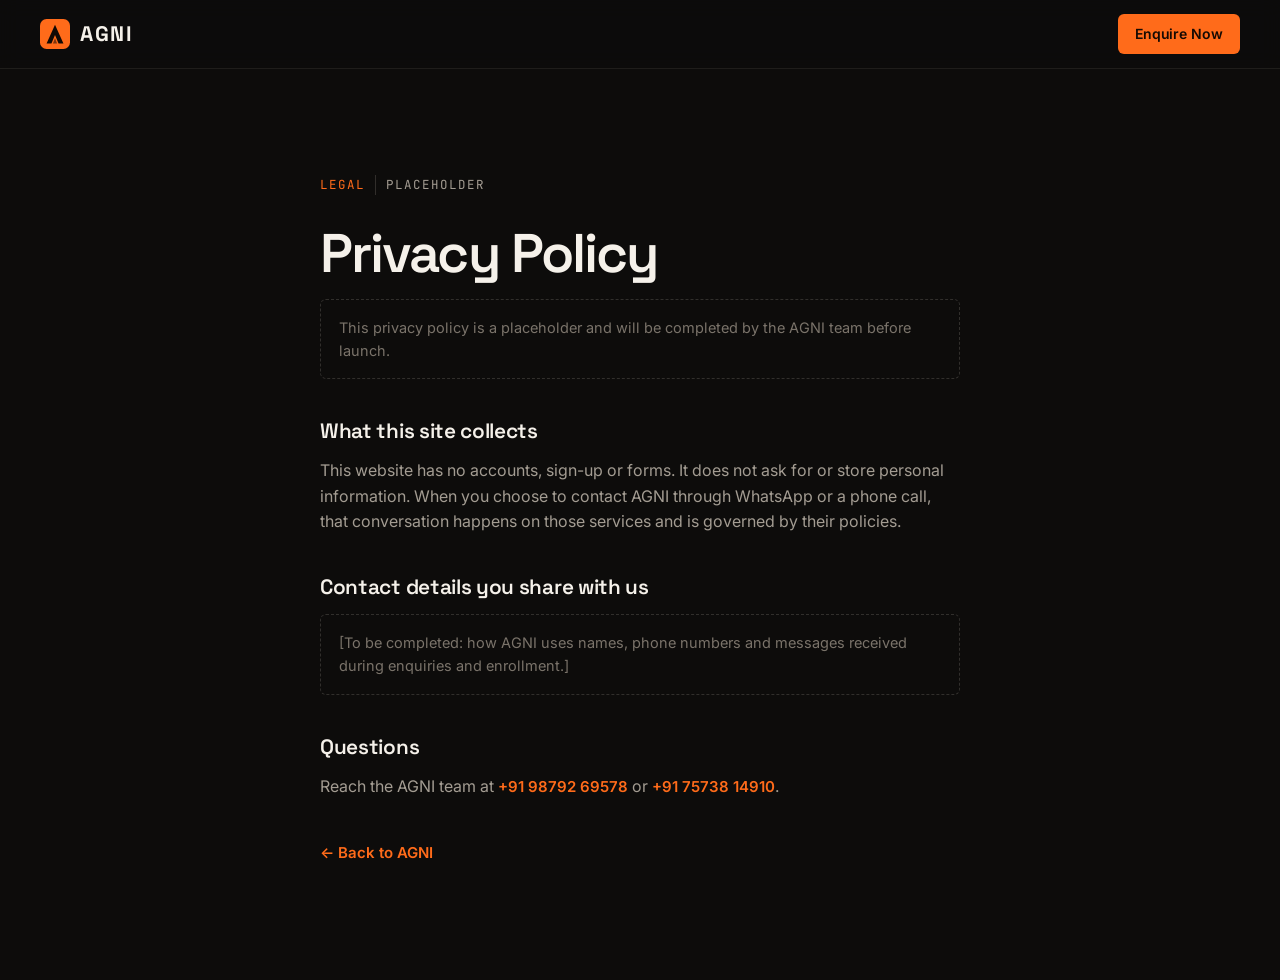
<file: privacy.html>
<!doctype html>
<html lang="en">
<head>
  <meta charset="utf-8">
  <meta name="viewport" content="width=device-width, initial-scale=1">
  <title>Privacy Policy — AGNI</title>
  <meta name="description" content="Privacy Policy for the AGNI DSA in C++ course website.">
  <meta name="robots" content="noindex">
  <meta name="theme-color" content="#0d0c0b">
  <link rel="icon" href="assets/favicon.svg" type="image/svg+xml">
  <link rel="preconnect" href="https://fonts.googleapis.com">
  <link rel="preconnect" href="https://fonts.gstatic.com" crossorigin>
  <link href="https://fonts.googleapis.com/css2?family=Inter:wght@400;500;600&family=JetBrains+Mono:wght@400;500&family=Space+Grotesk:wght@500;600;700&display=swap" rel="stylesheet">
  <link rel="stylesheet" href="styles.css">
</head>
<body>
  <header class="nav is-scrolled">
    <div class="container nav__inner">
      <a href="index.html" class="brand" aria-label="AGNI — home">
        <img class="brand__mark" src="assets/favicon.svg" alt="" width="30" height="30">
        <span class="brand__word">AGNI</span>
      </a>
      <a href="index.html#contact" class="btn btn--primary btn--sm" style="margin-left:auto">Enquire Now</a>
    </div>
  </header>
  <main class="legal">
    <div class="container legal__body">
      <p class="eyebrow"><span>Legal</span>Placeholder</p>
      <h1>Privacy Policy</h1>
      <p class="placeholder">This privacy policy is a placeholder and will be completed by the AGNI team before launch.</p>
      <h2>What this site collects</h2>
      <p>This website has no accounts, sign-up or forms. It does not ask for or store personal information. When you choose to contact AGNI through WhatsApp or a phone call, that conversation happens on those services and is governed by their policies.</p>
      <h2>Contact details you share with us</h2>
      <p class="placeholder">[To be completed: how AGNI uses names, phone numbers and messages received during enquiries and enrollment.]</p>
      <h2>Questions</h2>
      <p>Reach the AGNI team at <a class="text-link" href="tel:+919879269578">+91 98792 69578</a> or <a class="text-link" href="tel:+917573814910">+91 75738 14910</a>.</p>
      <p style="margin-top:40px"><a class="text-link" href="index.html">← Back to AGNI</a></p>
    </div>
  </main>
</body>
</html>
</file>
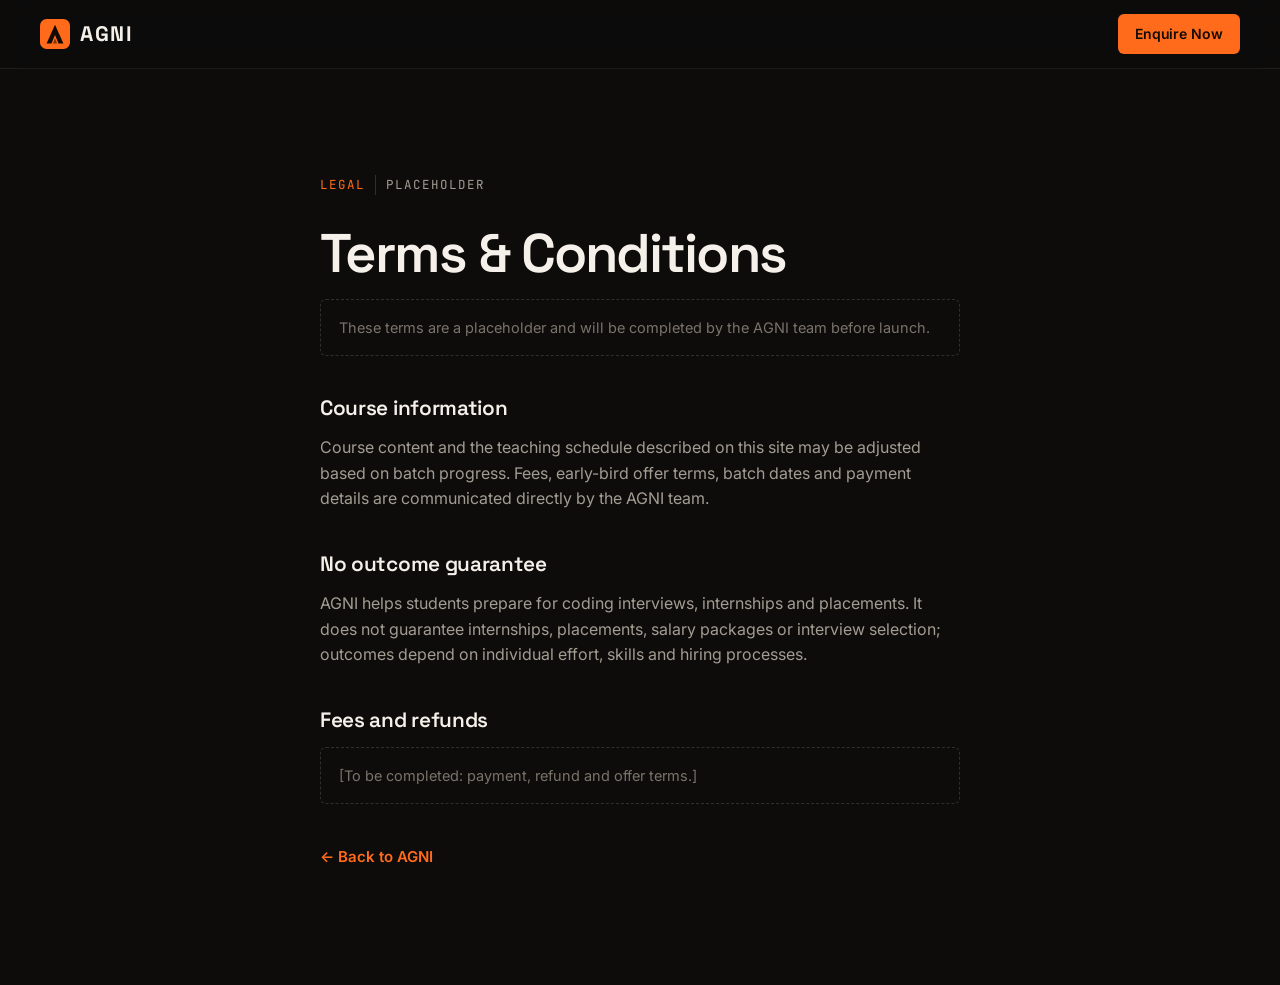
<file: terms.html>
<!doctype html>
<html lang="en">
<head>
  <meta charset="utf-8">
  <meta name="viewport" content="width=device-width, initial-scale=1">
  <title>Terms &amp; Conditions — AGNI</title>
  <meta name="description" content="Terms &amp; Conditions for the AGNI DSA in C++ course website.">
  <meta name="robots" content="noindex">
  <meta name="theme-color" content="#0d0c0b">
  <link rel="icon" href="assets/favicon.svg" type="image/svg+xml">
  <link rel="preconnect" href="https://fonts.googleapis.com">
  <link rel="preconnect" href="https://fonts.gstatic.com" crossorigin>
  <link href="https://fonts.googleapis.com/css2?family=Inter:wght@400;500;600&family=JetBrains+Mono:wght@400;500&family=Space+Grotesk:wght@500;600;700&display=swap" rel="stylesheet">
  <link rel="stylesheet" href="styles.css">
</head>
<body>
  <header class="nav is-scrolled">
    <div class="container nav__inner">
      <a href="index.html" class="brand" aria-label="AGNI — home">
        <img class="brand__mark" src="assets/favicon.svg" alt="" width="30" height="30">
        <span class="brand__word">AGNI</span>
      </a>
      <a href="index.html#contact" class="btn btn--primary btn--sm" style="margin-left:auto">Enquire Now</a>
    </div>
  </header>
  <main class="legal">
    <div class="container legal__body">
      <p class="eyebrow"><span>Legal</span>Placeholder</p>
      <h1>Terms &amp; Conditions</h1>
      <p class="placeholder">These terms are a placeholder and will be completed by the AGNI team before launch.</p>
      <h2>Course information</h2>
      <p>Course content and the teaching schedule described on this site may be adjusted based on batch progress. Fees, early-bird offer terms, batch dates and payment details are communicated directly by the AGNI team.</p>
      <h2>No outcome guarantee</h2>
      <p>AGNI helps students prepare for coding interviews, internships and placements. It does not guarantee internships, placements, salary packages or interview selection; outcomes depend on individual effort, skills and hiring processes.</p>
      <h2>Fees and refunds</h2>
      <p class="placeholder">[To be completed: payment, refund and offer terms.]</p>
      <p style="margin-top:40px"><a class="text-link" href="index.html">← Back to AGNI</a></p>
    </div>
  </main>
</body>
</html>
</file>
<file: styles.css>
/* ==========================================================================
   AGNI — marketing site styles
   ========================================================================== */

:root {
  --bg: #0d0c0b;
  --bg-2: #121110;
  --surface: #181614;
  --surface-2: #1f1c19;
  --line: rgba(255, 244, 230, 0.08);
  --line-2: rgba(255, 244, 230, 0.15);

  --text: #f5f1ea;
  --text-2: #d6d0c7;
  --muted: #a39c92;
  --dim: #7a736a;

  --orange: #ff6b1a;
  --orange-2: #ff8b45;
  --orange-ink: #150a03;
  --orange-soft: rgba(255, 107, 26, 0.12);
  --red: #e5402f;

  --font-display: "Space Grotesk", "Inter", system-ui, sans-serif;
  --font-body: "Inter", system-ui, -apple-system, "Segoe UI", sans-serif;
  --font-mono: "JetBrains Mono", ui-monospace, "SFMono-Regular", Consolas, monospace;

  --radius: 6px;
  --radius-lg: 10px;
  --container: 1200px;
  --gutter: clamp(16px, 4vw, 40px);
  --nav-h: 68px;
  --ease: cubic-bezier(0.2, 0.7, 0.2, 1);
}

/* ---------- Reset ---------- */
*, *::before, *::after { box-sizing: border-box; }
html { -webkit-text-size-adjust: 100%; scroll-behavior: smooth; scroll-padding-top: calc(var(--nav-h) + 16px); }
body {
  margin: 0;
  background: var(--bg);
  color: var(--text);
  font-family: var(--font-body);
  font-size: 16px;
  line-height: 1.6;
  -webkit-font-smoothing: antialiased;
  overflow-x: hidden;
}
@supports (overflow: clip) { body { overflow-x: clip; } }
img, svg { display: block; max-width: 100%; }
a { color: inherit; text-decoration: none; }
h1, h2, h3, h4, p, ol, ul, dl, dd, figure { margin: 0; }
ol, ul { padding: 0; list-style: none; }
button { font: inherit; color: inherit; background: none; border: 0; cursor: pointer; }
:focus-visible { outline: 2px solid var(--orange); outline-offset: 3px; border-radius: 4px; }
::selection { background: var(--orange); color: var(--orange-ink); }

@media (prefers-reduced-motion: reduce) {
  html { scroll-behavior: auto; }
  *, *::before, *::after { animation: none !important; transition: none !important; }
}

/* ---------- Utilities ---------- */
.container { width: 100%; max-width: calc(var(--container) + var(--gutter) * 2); margin: 0 auto; padding: 0 var(--gutter); }
.mono { font-family: var(--font-mono); }
.accent { color: var(--orange); }
.sr-only { position: absolute; width: 1px; height: 1px; padding: 0; margin: -1px; overflow: hidden; clip: rect(0 0 0 0); white-space: nowrap; border: 0; }
.skip-link { position: absolute; left: 16px; top: -60px; z-index: 100; background: var(--orange); color: var(--orange-ink); padding: 10px 16px; border-radius: var(--radius); font-weight: 600; }
.skip-link:focus { top: 12px; }

.icon { width: 20px; height: 20px; flex: none; fill: none; stroke: currentColor; stroke-width: 1.8; stroke-linecap: round; stroke-linejoin: round; }
.icon--xs { width: 15px; height: 15px; }
.icon--sm { width: 17px; height: 17px; }
.icon--md { width: 24px; height: 24px; }
.icon--lg { width: 30px; height: 30px; stroke-width: 1.5; }

.grid-bg {
  position: absolute; inset: 0; pointer-events: none;
  background-image:
    linear-gradient(var(--line) 1px, transparent 1px),
    linear-gradient(90deg, var(--line) 1px, transparent 1px);
  background-size: 56px 56px;
  -webkit-mask-image: radial-gradient(ellipse 80% 70% at 70% 30%, #000 20%, transparent 75%);
          mask-image: radial-gradient(ellipse 80% 70% at 70% 30%, #000 20%, transparent 75%);
}
.grid-bg--soft { opacity: 0.6; -webkit-mask-image: radial-gradient(ellipse 60% 70% at 50% 0%, #000 10%, transparent 70%); mask-image: radial-gradient(ellipse 60% 70% at 50% 0%, #000 10%, transparent 70%); }

/* ---------- Buttons ---------- */
.btn {
  --h: 46px;
  display: inline-flex; align-items: center; justify-content: center; gap: 10px;
  min-height: var(--h); padding: 0 20px;
  border-radius: var(--radius);
  font-weight: 600; font-size: 15px; line-height: 1.2; letter-spacing: -0.005em;
  border: 1px solid transparent;
  transition: background-color .2s var(--ease), border-color .2s var(--ease), color .2s var(--ease), transform .2s var(--ease);
  white-space: nowrap;
}
.btn .icon { width: 18px; height: 18px; }
.btn--sm { --h: 40px; padding: 0 16px; font-size: 14px; }
.btn--lg { --h: 54px; padding: 0 26px; font-size: 16px; }
.btn--block { width: 100%; white-space: normal; text-align: center; }
.btn--primary { background: var(--orange); color: var(--orange-ink); }
.btn--primary:hover { background: var(--orange-2); }
.btn--primary:hover .icon { transform: translateX(2px); }
.btn--primary .icon { transition: transform .2s var(--ease); }
.btn--ghost { border-color: var(--line-2); color: var(--text); background: transparent; }
.btn--ghost:hover { border-color: var(--text); }
.btn--icon { width: 46px; padding: 0; border-color: var(--line-2); color: var(--muted); }
.btn--icon:hover { color: var(--text); border-color: var(--text); }
.btn--icon.is-copied { color: var(--orange); border-color: var(--orange); }

.text-link { display: inline-flex; align-items: center; gap: 8px; color: var(--orange); font-weight: 600; font-size: 15px; border-bottom: 1px solid transparent; transition: border-color .2s; }
.text-link:hover { border-color: var(--orange); }

.badge {
  display: inline-flex; align-items: center; gap: 8px;
  font-family: var(--font-mono); font-size: 11.5px; letter-spacing: 0.06em; text-transform: uppercase;
  color: var(--orange); padding: 6px 10px; border: 1px solid rgba(255, 107, 26, 0.4); border-radius: 4px;
  background: var(--orange-soft);
}

/* ---------- Typography ---------- */
.label, .eyebrow {
  display: inline-flex; align-items: center; gap: 10px; flex-wrap: wrap;
  font-family: var(--font-mono); font-size: 12.5px; letter-spacing: 0.08em; text-transform: uppercase; color: var(--muted);
}
.label__dot { width: 8px; height: 8px; background: var(--orange); border-radius: 1px; }
.label__sep { color: var(--dim); }
.eyebrow span { color: var(--orange); padding-right: 10px; border-right: 1px solid var(--line-2); }

.h2 {
  font-family: var(--font-display); font-weight: 600;
  font-size: clamp(2rem, 4.4vw, 3.4rem); line-height: 1.04; letter-spacing: -0.035em;
  margin-top: 18px; text-wrap: balance;
}
.h2--xl { font-size: clamp(2.4rem, 6vw, 4.8rem); }
.h3 { font-family: var(--font-display); font-weight: 600; font-size: clamp(1.6rem, 2.6vw, 2.2rem); letter-spacing: -0.03em; line-height: 1.1; }
.h4 { font-family: var(--font-display); font-weight: 600; font-size: 1.25rem; letter-spacing: -0.02em; line-height: 1.2; }
.lead { color: var(--muted); font-size: clamp(1rem, 1.3vw, 1.125rem); line-height: 1.65; max-width: 56ch; }

/* ---------- Sections ---------- */
.section { position: relative; padding: clamp(80px, 11vw, 144px) 0; border-top: 1px solid var(--line); }
.section--alt { background: var(--bg-2); }
.section-head { margin-bottom: clamp(40px, 6vw, 72px); max-width: 860px; }
.section-head--split { max-width: none; display: grid; gap: 24px; align-items: end; }
@media (min-width: 900px) { .section-head--split { grid-template-columns: 1.3fr 1fr; gap: 64px; } }

/* ==========================================================================
   Navigation
   ========================================================================== */
.nav {
  position: sticky; top: 0; z-index: 50;
  background: rgba(13, 12, 11, 0.82);
  -webkit-backdrop-filter: saturate(140%) blur(10px); backdrop-filter: saturate(140%) blur(10px);
  border-bottom: 1px solid transparent;
  transition: border-color .25s;
}
.nav.is-scrolled { border-bottom-color: var(--line); }
.nav__inner { height: var(--nav-h); display: flex; align-items: center; gap: 24px; }
.brand { display: inline-flex; align-items: center; gap: 10px; }
.brand__mark { width: 30px; height: 30px; }
.brand__word { font-family: var(--font-display); font-weight: 700; font-size: 21px; letter-spacing: 0.08em; }
.nav__links { display: none; margin-left: auto; gap: 4px; }
.nav__links a { position: relative; padding: 8px 12px; font-size: 14.5px; color: var(--muted); font-weight: 500; transition: color .2s; }
.nav__links a:hover, .nav__links a.is-active { color: var(--text); }
.nav__links a.is-active::after { content: ""; position: absolute; left: 12px; right: 12px; bottom: 0; height: 2px; background: var(--orange); }
.nav__cta { display: none; }
.nav__toggle { margin-left: auto; width: 44px; height: 44px; display: grid; place-items: center; border: 1px solid var(--line-2); border-radius: var(--radius); }
.nav__toggle .icon { width: 22px; height: 22px; }

.mobile-menu { border-top: 1px solid var(--line); background: var(--bg); max-height: calc(100vh - var(--nav-h)); overflow-y: auto; }
.mobile-menu__inner { display: flex; flex-direction: column; padding-top: 8px; padding-bottom: 24px; }
.mobile-menu__inner > a:not(.btn) {
  display: flex; align-items: baseline; gap: 16px; padding: 16px 0;
  font-family: var(--font-display); font-size: 24px; font-weight: 600; letter-spacing: -0.02em;
  border-bottom: 1px solid var(--line);
}
.mobile-menu__inner > a span { font-family: var(--font-mono); font-size: 12px; color: var(--orange); font-weight: 400; }
.mobile-menu__inner .btn { margin-top: 24px; }

@media (min-width: 1000px) {
  .nav__links { display: flex; }
  .nav__cta { display: inline-flex; }
  .nav__toggle, .mobile-menu { display: none !important; }
}

/* ==========================================================================
   Hero
   ========================================================================== */
.hero { position: relative; padding: clamp(48px, 7vw, 96px) 0 clamp(64px, 8vw, 112px); overflow: hidden; }
.hero__grid { position: relative; display: grid; gap: 56px; }
.hero__copy { min-width: 0; }
.hero__title {
  font-family: var(--font-display); font-weight: 600;
  font-size: clamp(2.6rem, 7.2vw, 5.4rem); line-height: 0.98; letter-spacing: -0.045em;
  margin: 24px 0 28px;
}
.hero__lead { color: var(--text-2); font-size: clamp(1rem, 1.35vw, 1.15rem); max-width: 54ch; }
.hero__ctas { display: flex; flex-wrap: wrap; gap: 12px; margin-top: 36px; }
.hero__highlights { margin-top: 44px; display: grid; gap: 0; border-top: 1px solid var(--line); }
.hero__highlights li { display: flex; align-items: center; gap: 12px; padding: 14px 0; border-bottom: 1px solid var(--line); color: var(--text-2); font-size: 15px; font-weight: 500; }
.hero__highlights .icon { color: var(--orange); }

.hero__visual { position: relative; min-width: 0; display: grid; gap: 16px; }
@media (max-width: 999px) { .price-panel { order: -1; } } /* fee first on small screens */

@media (min-width: 1000px) {
  .hero__grid { grid-template-columns: 1.08fr 0.92fr; gap: 64px; align-items: center; }
  .hero__highlights { grid-template-columns: repeat(3, 1fr); border-bottom: 1px solid var(--line); }
  .hero__highlights li { border-bottom: 0; padding: 18px 16px 18px 0; align-items: flex-start; font-size: 14px; line-height: 1.4; }
  .hero__highlights li + li { padding-left: 16px; border-left: 1px solid var(--line); }
  .hero__visual { padding-left: 24px; }
  .price-panel { margin-left: -48px; margin-right: 48px; }
}

/* Editor visual */
.editor { background: var(--surface); border: 1px solid var(--line-2); border-radius: var(--radius-lg); overflow: hidden; }
.editor__bar { display: flex; align-items: center; gap: 14px; padding: 12px 16px; border-bottom: 1px solid var(--line); font-family: var(--font-mono); font-size: 12px; color: var(--muted); }
.editor__dots { display: flex; gap: 6px; }
.editor__dots i { width: 9px; height: 9px; border-radius: 50%; background: var(--line-2); }
.editor__file { color: var(--text-2); }
.editor__tag { margin-left: auto; color: var(--orange); }
.editor__code {
  margin: 0; padding: 20px 20px 16px; overflow-x: auto;
  font-family: var(--font-mono); font-size: clamp(11.5px, 1.1vw, 13px); line-height: 1.75; color: var(--text-2);
  counter-reset: ln; tab-size: 4;
}
.editor__code .k { color: var(--orange-2); }
.editor__code .n { color: #f2c38b; }
.editor__code .f { color: var(--text); font-weight: 500; }
.editor__code .c { color: var(--dim); font-style: italic; }

.arrayviz { padding: 4px 20px 20px; }
.arrayviz__cells { display: grid; grid-template-columns: repeat(8, 1fr); border: 1px solid var(--line-2); border-radius: 4px; overflow: hidden; }
.arrayviz__cells span { text-align: center; padding: 9px 0; font-family: var(--font-mono); font-size: 13px; color: var(--muted); }
.arrayviz__cells span + span { border-left: 1px solid var(--line-2); }
.arrayviz__cells .is-mid { background: var(--orange); color: var(--orange-ink); font-weight: 500; }
.arrayviz__ptrs { position: relative; height: 22px; margin-top: 6px; }
.arrayviz__ptrs span {
  position: absolute; top: 0; left: calc((var(--i) + 0.5) * 12.5%); transform: translateX(-50%);
  font-family: var(--font-mono); font-size: 11px; color: var(--dim);
}
.arrayviz__ptrs span::before { content: "▲"; display: block; text-align: center; font-size: 7px; line-height: 1; margin-bottom: 2px; }
.arrayviz__ptrs .is-mid { color: var(--orange); }

.editor__foot { display: flex; justify-content: space-between; gap: 12px; flex-wrap: wrap; padding: 10px 16px; border-top: 1px solid var(--line); font-family: var(--font-mono); font-size: 11.5px; color: var(--muted); }
.editor__foot span { display: inline-flex; align-items: center; gap: 6px; }
.editor__status::before { content: ""; width: 6px; height: 6px; border-radius: 50%; background: #5fbf7a; }

/* Hero price panel */
.price-panel { position: relative; background: var(--text); color: var(--orange-ink); border-radius: var(--radius-lg); padding: 22px 24px; }
.price-panel .badge { color: #b8410a; border-color: rgba(184, 65, 10, 0.35); background: rgba(255, 107, 26, 0.1); }
.price-panel__rows { margin-top: 16px; display: grid; gap: 4px; }
.price-panel__row { display: flex; align-items: baseline; justify-content: space-between; gap: 16px; }
.price-panel__k { font-size: 13.5px; color: #5d554b; font-weight: 500; }
.price-panel__old { font-family: var(--font-display); font-size: 20px; color: #7d756b; text-decoration-thickness: 2px; text-decoration-color: var(--red); }
.price-panel__row--main { padding-top: 8px; border-top: 1px solid rgba(21, 10, 3, 0.1); margin-top: 8px; }
.price-panel__row--main .price-panel__k { color: var(--orange-ink); font-weight: 600; }
.price-panel__new { font-family: var(--font-display); font-weight: 700; font-size: clamp(2.4rem, 4.6vw, 3.2rem); line-height: 1; letter-spacing: -0.04em; color: #e2560c; }
.price-panel__link { display: inline-flex; align-items: center; gap: 6px; margin-top: 14px; font-size: 13.5px; font-weight: 600; color: var(--orange-ink); border-bottom: 1px solid rgba(21, 10, 3, 0.25); }
.price-panel__link:hover { border-color: var(--orange-ink); }

/* ==========================================================================
   Statement band
   ========================================================================== */
.statement { border-top: 1px solid var(--line); padding: clamp(48px, 7vw, 88px) 0; }
.statement__inner { display: grid; gap: 20px; }
.statement__tag { color: var(--orange); font-size: 13px; letter-spacing: 0.08em; text-transform: uppercase; }
.statement__text { font-family: var(--font-display); font-weight: 500; font-size: clamp(1.7rem, 4.4vw, 3.6rem); line-height: 1.08; letter-spacing: -0.035em; color: var(--text); }
.statement__text span { color: var(--dim); }
@media (min-width: 900px) { .statement__inner { grid-template-columns: 220px 1fr; align-items: start; } .statement__tag { padding-top: 14px; } }

/* ==========================================================================
   Why AGNI
   ========================================================================== */
.why { display: grid; gap: 56px; }
.why__intro .lead { margin: 24px 0 28px; }
.benefits { display: grid; border-top: 1px solid var(--line); }
.benefit { display: grid; grid-template-columns: 44px 1fr; column-gap: 12px; row-gap: 6px; padding: 22px 0; border-bottom: 1px solid var(--line); transition: background-color .2s; }
.benefit__n { grid-row: span 2; font-size: 12px; color: var(--orange); padding-top: 4px; }
.benefit h3 { font-family: var(--font-display); font-weight: 600; font-size: 1.15rem; letter-spacing: -0.015em; line-height: 1.3; }
.benefit p { color: var(--muted); font-size: 14.5px; }
@media (min-width: 700px) {
  .benefits { grid-template-columns: 1fr 1fr; }
  .benefit { padding: 26px 24px 26px 0; }
  .benefit:nth-child(even) { padding-left: 24px; padding-right: 0; border-left: 1px solid var(--line); }
}
@media (min-width: 1000px) {
  .why { grid-template-columns: 0.85fr 1.15fr; gap: 80px; }
  .why__intro { position: sticky; top: calc(var(--nav-h) + 40px); align-self: start; }
}

/* ==========================================================================
   Format
   ========================================================================== */
.format { display: grid; gap: 16px; }
.format__live {
  position: relative; padding: clamp(28px, 4vw, 44px);
  background: var(--surface); border: 1px solid var(--line-2); border-radius: var(--radius-lg);
  border-top: 3px solid var(--orange);
}
.format__top { display: flex; justify-content: space-between; align-items: center; margin-bottom: 40px; }
.format__top .icon { color: var(--orange); }
.format__live > p { color: var(--text-2); margin-top: 16px; max-width: 54ch; }
.pill { display: inline-flex; align-items: center; gap: 8px; font-family: var(--font-mono); font-size: 11.5px; letter-spacing: 0.06em; text-transform: uppercase; padding: 6px 10px; border-radius: 4px; border: 1px solid var(--line-2); color: var(--text-2); }
.pulse { width: 8px; height: 8px; border-radius: 50%; background: var(--red); box-shadow: 0 0 0 0 rgba(229, 64, 47, 0.6); animation: pulse 2.2s infinite; }
@keyframes pulse { 0% { box-shadow: 0 0 0 0 rgba(229, 64, 47, 0.5); } 70% { box-shadow: 0 0 0 8px rgba(229, 64, 47, 0); } 100% { box-shadow: 0 0 0 0 rgba(229, 64, 47, 0); } }

.flow { margin-top: 36px; display: grid; grid-template-columns: 1fr 1fr; border: 1px solid var(--line); border-radius: var(--radius); }
.flow li { padding: 16px; font-size: 14px; font-weight: 500; color: var(--text-2); display: grid; gap: 6px; }
.flow li span { font-size: 11px; color: var(--orange); }
.flow li:nth-child(odd) { border-right: 1px solid var(--line); }
.flow li:nth-child(-n+2) { border-bottom: 1px solid var(--line); }
@media (min-width: 640px) {
  .flow { grid-template-columns: repeat(4, 1fr); }
  .flow li { border: 0 !important; }
  .flow li + li { border-left: 1px solid var(--line) !important; }
}

.format__stack { display: grid; border-top: 1px solid var(--line-2); }
.format__item { display: grid; grid-template-columns: 40px 1fr; gap: 16px; padding: 28px 4px; border-bottom: 1px solid var(--line-2); }
.format__item .icon { color: var(--orange); margin-top: 2px; }
.format__item p { color: var(--muted); font-size: 15px; margin-top: 8px; }

@media (min-width: 1000px) {
  .format { grid-template-columns: 1.25fr 1fr; gap: 56px; align-items: stretch; }
  .format__stack { align-content: center; border-top: 0; }
  .format__item:first-child { border-top: 1px solid var(--line-2); }
}

/* ==========================================================================
   Curriculum
   ========================================================================== */
.months-nav {
  position: sticky; top: var(--nav-h); z-index: 10;
  display: grid; grid-template-columns: repeat(3, 1fr);
  background: var(--bg); border: 1px solid var(--line-2); border-radius: var(--radius);
  margin-bottom: 40px; overflow: hidden;
}
.months-nav a { display: flex; flex-direction: column; gap: 2px; padding: 12px 14px; font-size: 13.5px; font-weight: 600; color: var(--muted); transition: color .2s, background-color .2s; min-width: 0; }
.months-nav a + a { border-left: 1px solid var(--line-2); }
.months-nav a span { font-size: 11px; font-weight: 400; color: var(--dim); }
.months-nav a:hover { color: var(--text); }
.months-nav a.is-active { color: var(--orange-ink); background: var(--orange); }
.months-nav a.is-active span { color: rgba(21, 10, 3, 0.7); }
@media (min-width: 700px) {
  .months-nav a { flex-direction: row; align-items: baseline; gap: 12px; padding: 14px 20px; font-size: 15px; }
}

.timeline { position: relative; display: grid; gap: 0; }
.month { position: relative; display: grid; gap: 24px; padding: 40px 0; border-top: 1px solid var(--line-2); scroll-margin-top: calc(var(--nav-h) + 90px); }
.month:last-child { border-bottom: 1px solid var(--line-2); }
.month__num { font-size: 12.5px; color: var(--orange); letter-spacing: 0.06em; text-transform: uppercase; }
.month__title { font-family: var(--font-display); font-weight: 600; font-size: clamp(2rem, 4vw, 3rem); letter-spacing: -0.04em; line-height: 1; margin: 12px 0 14px; }
.month__goal { color: var(--muted); max-width: 32ch; }

.topics { display: grid; counter-reset: t; }
.topics li { display: grid; grid-template-columns: 44px 1fr; gap: 12px; align-items: baseline; padding: 14px 0; border-bottom: 1px solid var(--line); color: var(--text-2); font-size: 15.5px; transition: color .2s, padding-left .25s var(--ease); }
.topics li:last-child { border-bottom: 0; }
.topics li span { font-size: 12px; color: var(--dim); }
.topics li:hover { color: var(--text); padding-left: 6px; }
.topics li:hover span { color: var(--orange); }

@media (min-width: 900px) {
  .month { grid-template-columns: 340px 1fr; gap: 64px; padding: 56px 0; }
  .month__head { position: relative; padding-left: 28px; }
  .month__head::before { content: ""; position: absolute; left: 0; top: 4px; width: 10px; height: 10px; background: var(--orange); }
  .month__head::after { content: ""; position: absolute; left: 4.5px; top: 22px; bottom: -40px; width: 1px; background: var(--line-2); }
  .month:last-child .month__head::after { display: none; }
  .topics { grid-template-columns: 1fr 1fr; column-gap: 40px; }
  .topics li:nth-last-child(2):nth-child(odd) { border-bottom: 0; }
}

.note { display: flex; align-items: center; gap: 10px; margin-top: 28px; color: var(--muted); font-size: 14px; }
.note .icon { color: var(--orange); }

/* ==========================================================================
   Mentors
   ========================================================================== */
.mentors { display: grid; gap: 20px; }
.mentor { display: grid; background: var(--surface); border: 1px solid var(--line-2); border-radius: var(--radius-lg); overflow: hidden; }
.mentor__portrait {
  position: relative; aspect-ratio: 16 / 10; display: grid; place-items: center;
  background-color: #1a1310;
  background-image:
    linear-gradient(rgba(255, 107, 26, 0.09) 1px, transparent 1px),
    linear-gradient(90deg, rgba(255, 107, 26, 0.09) 1px, transparent 1px);
  background-size: 28px 28px;
  border-bottom: 1px solid var(--line-2);
}
.mentor__initials { font-family: var(--font-display); font-weight: 700; font-size: clamp(5rem, 12vw, 8rem); letter-spacing: -0.06em; line-height: 1; color: var(--orange); }
.mentor__corner { position: absolute; left: 16px; top: 14px; font-size: 11px; letter-spacing: 0.1em; color: var(--muted); }
.mentor__portrait::after { content: ""; position: absolute; right: 16px; bottom: 16px; width: 22px; height: 22px; border-right: 2px solid var(--orange); border-bottom: 2px solid var(--orange); }
.mentor__portrait::before { content: ""; position: absolute; left: 16px; bottom: 16px; width: 22px; height: 22px; border-left: 2px solid var(--line-2); border-bottom: 2px solid var(--line-2); }

.mentor__body { padding: clamp(24px, 3.5vw, 36px); display: flex; flex-direction: column; }
.mentor__name { font-family: var(--font-display); font-weight: 600; font-size: clamp(1.7rem, 3vw, 2.2rem); letter-spacing: -0.03em; line-height: 1.1; }
.mentor__role { display: inline-flex; align-items: center; gap: 8px; margin-top: 8px; color: var(--muted); font-size: 14.5px; font-weight: 500; }
.mentor__role .icon { color: var(--orange); }
.mentor__stats { display: grid; grid-template-columns: 1fr 1fr; margin: 28px 0 24px; border-top: 1px solid var(--line-2); border-bottom: 1px solid var(--line-2); }
.mentor__stats div { padding: 18px 0; }
.mentor__stats div + div { padding-left: 20px; border-left: 1px solid var(--line-2); }
.mentor__stats dt { font-size: 12.5px; color: var(--muted); }
.mentor__stats dd { font-family: var(--font-display); font-weight: 600; font-size: clamp(2rem, 4vw, 2.6rem); letter-spacing: -0.04em; line-height: 1.1; margin-top: 4px; }
.mentor__stats dd small { font-size: 0.45em; letter-spacing: 0; color: var(--muted); font-weight: 500; }
.mentor__focus { color: var(--text-2); font-size: 16px; }
.mentor__fine { color: var(--dim); font-size: 12.5px; margin-top: auto; padding-top: 20px; }

@media (min-width: 900px) {
  .mentors { grid-template-columns: 1fr 1fr; gap: 24px; }
  .mentor:nth-child(2) { margin-top: 64px; }
}
@media (min-width: 560px) and (max-width: 899px) {
  .mentor { grid-template-columns: 220px 1fr; }
  .mentor__portrait { aspect-ratio: auto; border-bottom: 0; border-right: 1px solid var(--line-2); }
  .mentor__initials { font-size: 5rem; }
}

/* ==========================================================================
   Placement readiness
   ========================================================================== */
.ready { display: grid; gap: 56px; }
.ready__intro .lead { margin-top: 24px; }
.disclaimer { display: flex; gap: 12px; margin-top: 32px; padding: 16px 18px; border-left: 2px solid var(--orange); background: var(--surface); color: var(--muted); font-size: 14px; line-height: 1.55; max-width: 56ch; }
.disclaimer .icon { color: var(--orange); margin-top: 3px; }

.ladder { position: relative; display: grid; }
.ladder::before { content: ""; position: absolute; left: 21px; top: 22px; bottom: 22px; width: 1px; background: linear-gradient(var(--orange), var(--line-2)); }
.ladder li { position: relative; display: grid; grid-template-columns: 44px 1fr; gap: 18px; padding: 14px 0; }
.ladder li > .icon { width: 44px; height: 44px; padding: 11px; background: var(--bg); border: 1px solid var(--line-2); border-radius: 50%; color: var(--orange); position: relative; transition: border-color .2s, background-color .2s; }
.ladder li:hover > .icon { border-color: var(--orange); }
.ladder h3 { font-family: var(--font-display); font-weight: 600; font-size: 1.15rem; letter-spacing: -0.015em; line-height: 1.3; padding-top: 2px; }
.ladder p { color: var(--muted); font-size: 14.5px; margin-top: 2px; }

@media (min-width: 1000px) {
  .ready { grid-template-columns: 1fr 1fr; gap: 96px; align-items: start; }
  .ready__intro { position: sticky; top: calc(var(--nav-h) + 40px); }
}

/* ==========================================================================
   Pricing
   ========================================================================== */
.plan { display: grid; grid-template-columns: minmax(0, 1fr); border: 1px solid var(--line-2); border-radius: var(--radius-lg); overflow: hidden; background: var(--surface); }
.plan__info { padding: clamp(28px, 4vw, 48px); }
.plan__name { font-size: 13px; letter-spacing: 0.1em; text-transform: uppercase; color: var(--orange); }
.plan__facts { margin-top: 24px; display: grid; border-top: 1px solid var(--line-2); }
.plan__facts div { display: grid; gap: 4px; padding: 18px 0; border-bottom: 1px solid var(--line-2); }
.plan__facts dt { display: inline-flex; align-items: center; gap: 10px; font-size: 13px; color: var(--muted); }
.plan__facts dt .icon { color: var(--orange); }
.plan__facts dd { font-family: var(--font-display); font-size: 1.2rem; font-weight: 600; letter-spacing: -0.015em; line-height: 1.35; }
.checks { margin-top: 24px; display: grid; gap: 10px; }
.checks li { display: flex; align-items: center; gap: 10px; color: var(--text-2); font-size: 15px; }
.checks .icon { color: var(--orange); }

.plan__price { padding: clamp(28px, 4vw, 48px); background: var(--text); color: var(--orange-ink); display: flex; flex-direction: column; align-items: flex-start; }
.plan__price .badge { color: #b8410a; border-color: rgba(184, 65, 10, 0.35); background: rgba(255, 107, 26, 0.1); }
.plan__amounts { margin: 32px 0 32px; }
.plan__regular { font-size: 15px; color: #5d554b; font-weight: 500; }
.plan__regular s { font-family: var(--font-display); font-size: 22px; margin-left: 8px; color: #7d756b; text-decoration-thickness: 2px; text-decoration-color: var(--red); }
.plan__early { font-family: var(--font-display); font-weight: 700; font-size: clamp(4rem, 10vw, 6.5rem); line-height: 0.95; letter-spacing: -0.055em; color: #e2560c; margin-top: 8px; }
.plan__sub { font-size: 14px; color: #5d554b; margin-top: 8px; }
.plan__price .btn--primary { background: var(--orange-ink); color: var(--text); }
.plan__price .btn--primary:hover { background: #2b1a0e; }
.plan__fine { margin-top: 14px; font-size: 12.5px; color: #6c645a; line-height: 1.5; }

@media (min-width: 900px) {
  .plan { grid-template-columns: 1.15fr 1fr; }
  .plan__price { justify-content: center; }
}

/* ==========================================================================
   FAQ
   ========================================================================== */
.faq { display: grid; gap: 48px; }
.faq__intro .lead { margin: 20px 0 28px; }
.accordion { border-top: 1px solid var(--line-2); }
.qa { border-bottom: 1px solid var(--line-2); }
.qa summary {
  display: flex; align-items: center; justify-content: space-between; gap: 20px;
  padding: 22px 0; cursor: pointer; list-style: none;
  font-family: var(--font-display); font-weight: 600; font-size: clamp(1.05rem, 1.6vw, 1.25rem); letter-spacing: -0.015em; line-height: 1.35;
  transition: color .2s;
}
.qa summary::-webkit-details-marker { display: none; }
.qa summary:hover { color: var(--orange); }
.qa__icon { width: 32px; height: 32px; padding: 7px; border: 1px solid var(--line-2); border-radius: 50%; color: var(--muted); transition: transform .3s var(--ease), background-color .2s, color .2s, border-color .2s; }
.qa[open] .qa__icon { transform: rotate(45deg); background: var(--orange); color: var(--orange-ink); border-color: var(--orange); }
.qa__a { overflow: hidden; }
.qa__a p { padding: 0 48px 24px 0; color: var(--muted); font-size: 15.5px; max-width: 64ch; }
.qa__a a { color: var(--orange); font-weight: 600; }

@media (min-width: 1000px) {
  .faq { grid-template-columns: 0.8fr 1.2fr; gap: 96px; }
  .faq__intro { position: sticky; top: calc(var(--nav-h) + 40px); align-self: start; }
}

/* ==========================================================================
   Contact
   ========================================================================== */
.contact { overflow: hidden; }
.contact__head { position: relative; max-width: 900px; }
.contact__head .lead { margin-top: 20px; }
.contacts { position: relative; display: grid; gap: 16px; margin-top: 48px; }
.contact-card { padding: clamp(24px, 3.5vw, 36px); background: var(--surface); border: 1px solid var(--line-2); border-radius: var(--radius-lg); transition: border-color .2s; }
.contact-card:hover { border-color: rgba(255, 107, 26, 0.45); }
.contact-card__label { font-size: 12px; letter-spacing: 0.1em; text-transform: uppercase; color: var(--orange); }
.contact-card__num { margin-top: 10px; font-family: var(--font-display); font-weight: 600; font-size: clamp(1.8rem, 4.4vw, 2.75rem); letter-spacing: -0.03em; line-height: 1.1; }
.contact-card__num a:hover { color: var(--orange); }
.contact-card__actions { display: flex; flex-wrap: wrap; gap: 10px; margin-top: 24px; }
.contact-card__actions .btn--primary { flex: 1 1 220px; }
.contact-card__actions .btn--ghost { flex: 1 1 140px; }
.contact__note { position: relative; margin-top: 28px; color: var(--muted); font-size: 14.5px; }
@media (min-width: 900px) { .contacts { grid-template-columns: 1fr 1fr; gap: 24px; } }

/* ==========================================================================
   Footer
   ========================================================================== */
.footer { border-top: 1px solid var(--line); background: var(--bg-2); padding: 72px 0 0; }
.footer__grid { display: grid; gap: 40px; grid-template-columns: 1fr 1fr; }
.footer__brand { grid-column: 1 / -1; max-width: 380px; }
.footer__tag { margin-top: 16px; font-family: var(--font-display); font-weight: 600; font-size: 1.2rem; letter-spacing: -0.02em; }
.footer__desc { margin-top: 10px; color: var(--muted); font-size: 14.5px; }
.footer__col { display: flex; flex-direction: column; gap: 10px; }
.footer__col a { color: var(--text-2); font-size: 14.5px; width: fit-content; transition: color .2s; }
.footer__col a:hover { color: var(--orange); }
.footer__h { font-family: var(--font-mono); font-weight: 400; font-size: 12px; letter-spacing: 0.1em; text-transform: uppercase; color: var(--dim); margin-bottom: 6px; }
.footer__bottom { display: flex; flex-wrap: wrap; justify-content: space-between; gap: 12px; margin-top: 56px; padding-top: 24px; padding-bottom: 32px; border-top: 1px solid var(--line); color: var(--dim); font-size: 13px; }
@media (min-width: 900px) {
  .footer__grid { grid-template-columns: 1.6fr 1fr 1fr 1fr; gap: 48px; }
  .footer__brand { grid-column: auto; }
}
@media (max-width: 999px) { .footer { padding-bottom: 72px; } }

/* ---------- Mobile sticky CTA ---------- */
.sticky-cta {
  position: fixed; left: 12px; right: 12px; bottom: 12px; z-index: 40;
  display: flex; align-items: center; justify-content: space-between; gap: 12px;
  padding: 10px 10px 10px 16px; background: var(--surface-2); border: 1px solid var(--line-2); border-radius: var(--radius-lg);
  transform: translateY(140%); transition: transform .35s var(--ease);
}
.sticky-cta.is-visible { transform: none; }
.sticky-cta__price { display: flex; align-items: baseline; gap: 8px; font-size: 13px; color: var(--muted); min-width: 0; }
.sticky-cta__price s { text-decoration-color: var(--red); }
.sticky-cta__price strong { font-family: var(--font-display); font-size: 20px; color: var(--orange); letter-spacing: -0.02em; }
.sticky-cta__price span { font-size: 12px; }
@media (max-width: 360px) { .sticky-cta__price span { display: none; } }
@media (min-width: 1000px) { .sticky-cta { display: none; } }

/* ---------- Toast ---------- */
.toast {
  position: fixed; left: 50%; bottom: 96px; z-index: 60; transform: translate(-50%, 20px);
  padding: 10px 16px; background: var(--text); color: var(--orange-ink); border-radius: var(--radius);
  font-size: 14px; font-weight: 600; opacity: 0; pointer-events: none; transition: opacity .2s, transform .2s var(--ease);
}
.toast.is-visible { opacity: 1; transform: translate(-50%, 0); }

/* ---------- Reveal (only when JS is running) ---------- */
.js [data-reveal] { opacity: 0; transform: translateY(16px); transition: opacity .7s var(--ease), transform .7s var(--ease); }
.js [data-reveal].is-in { opacity: 1; transform: none; }

/* ---------- Legal placeholder pages ---------- */
.legal { padding: clamp(56px, 8vw, 104px) 0; }
.legal__body { max-width: 720px; }
.legal__body h1 { font-family: var(--font-display); font-weight: 600; font-size: clamp(2.2rem, 5vw, 3.4rem); letter-spacing: -0.035em; line-height: 1.05; margin: 18px 0 16px; }
.legal__body h2 { font-family: var(--font-display); font-weight: 600; font-size: 1.3rem; letter-spacing: -0.015em; margin: 36px 0 10px; }
.legal__body p { color: var(--muted); margin-bottom: 12px; }
.legal__body .placeholder { padding: 16px 18px; border: 1px dashed var(--line-2); border-radius: var(--radius); color: var(--dim); font-size: 14.5px; }
</file>
